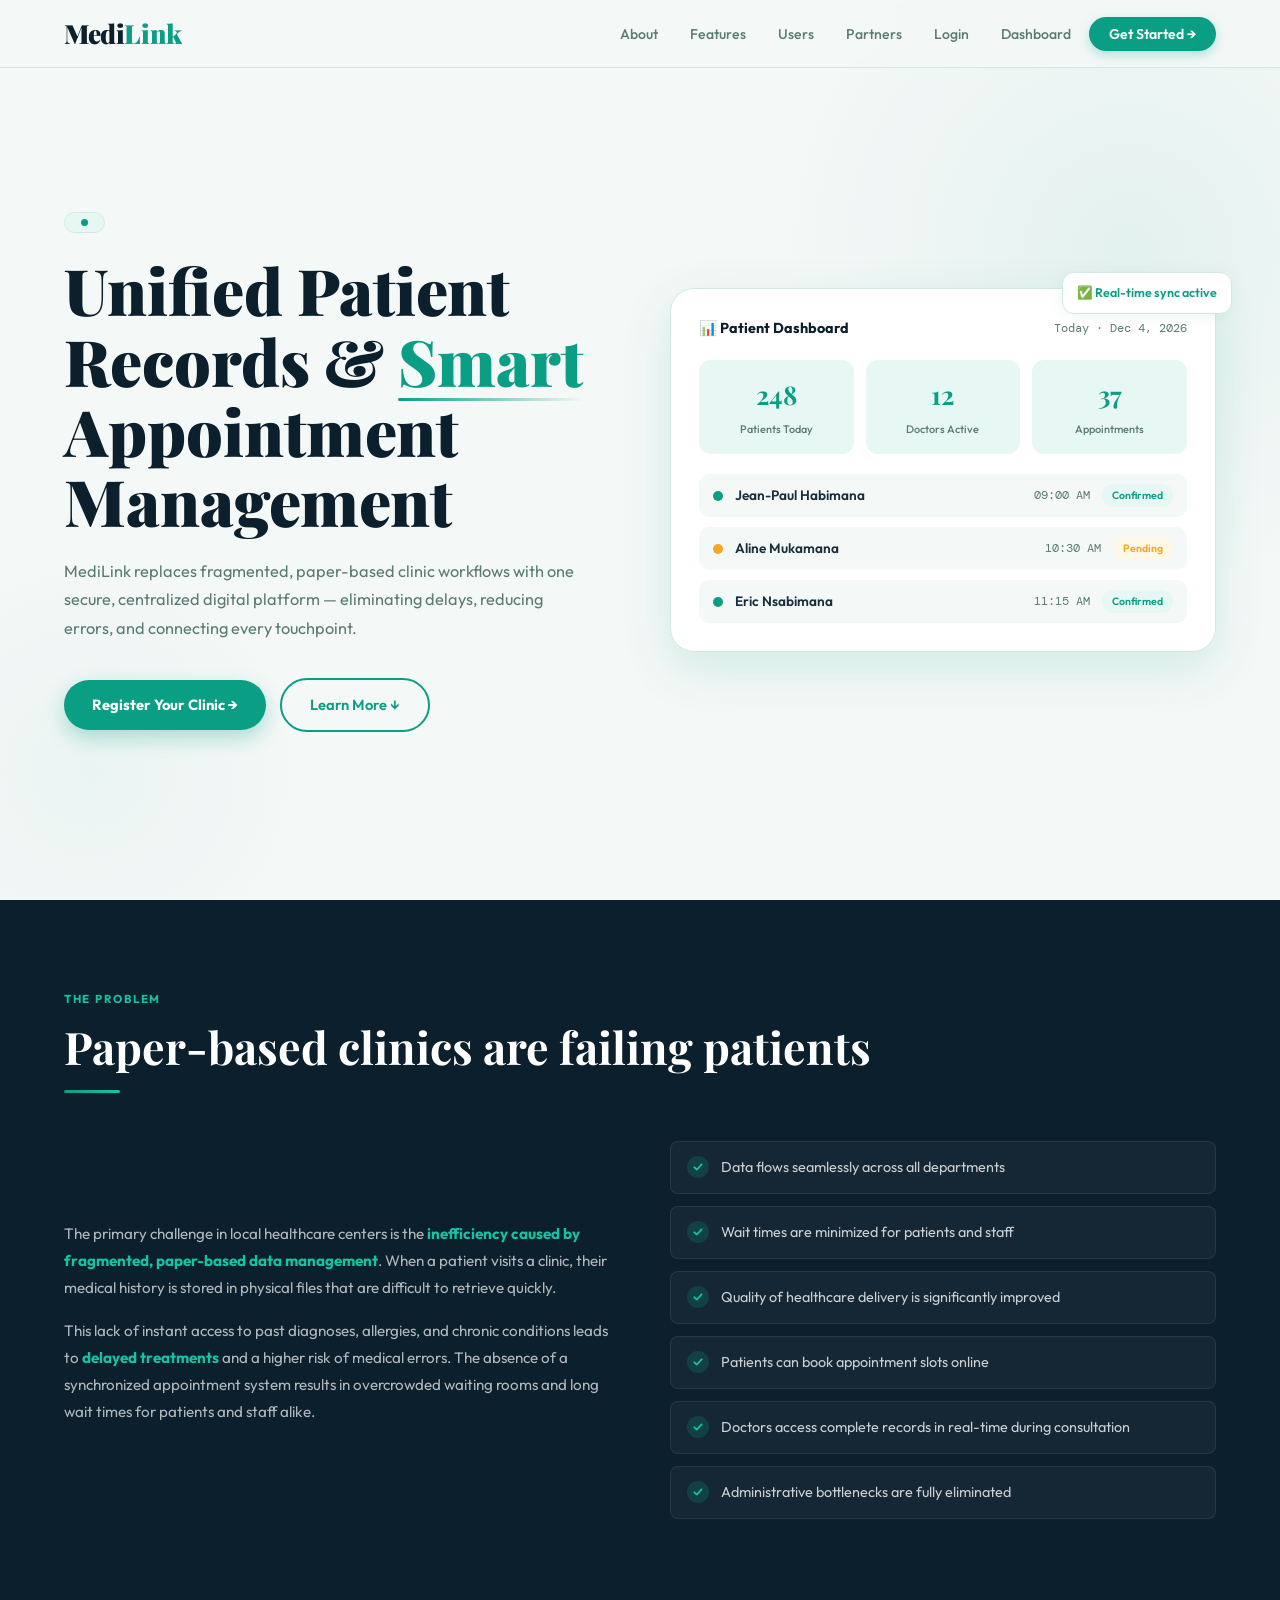
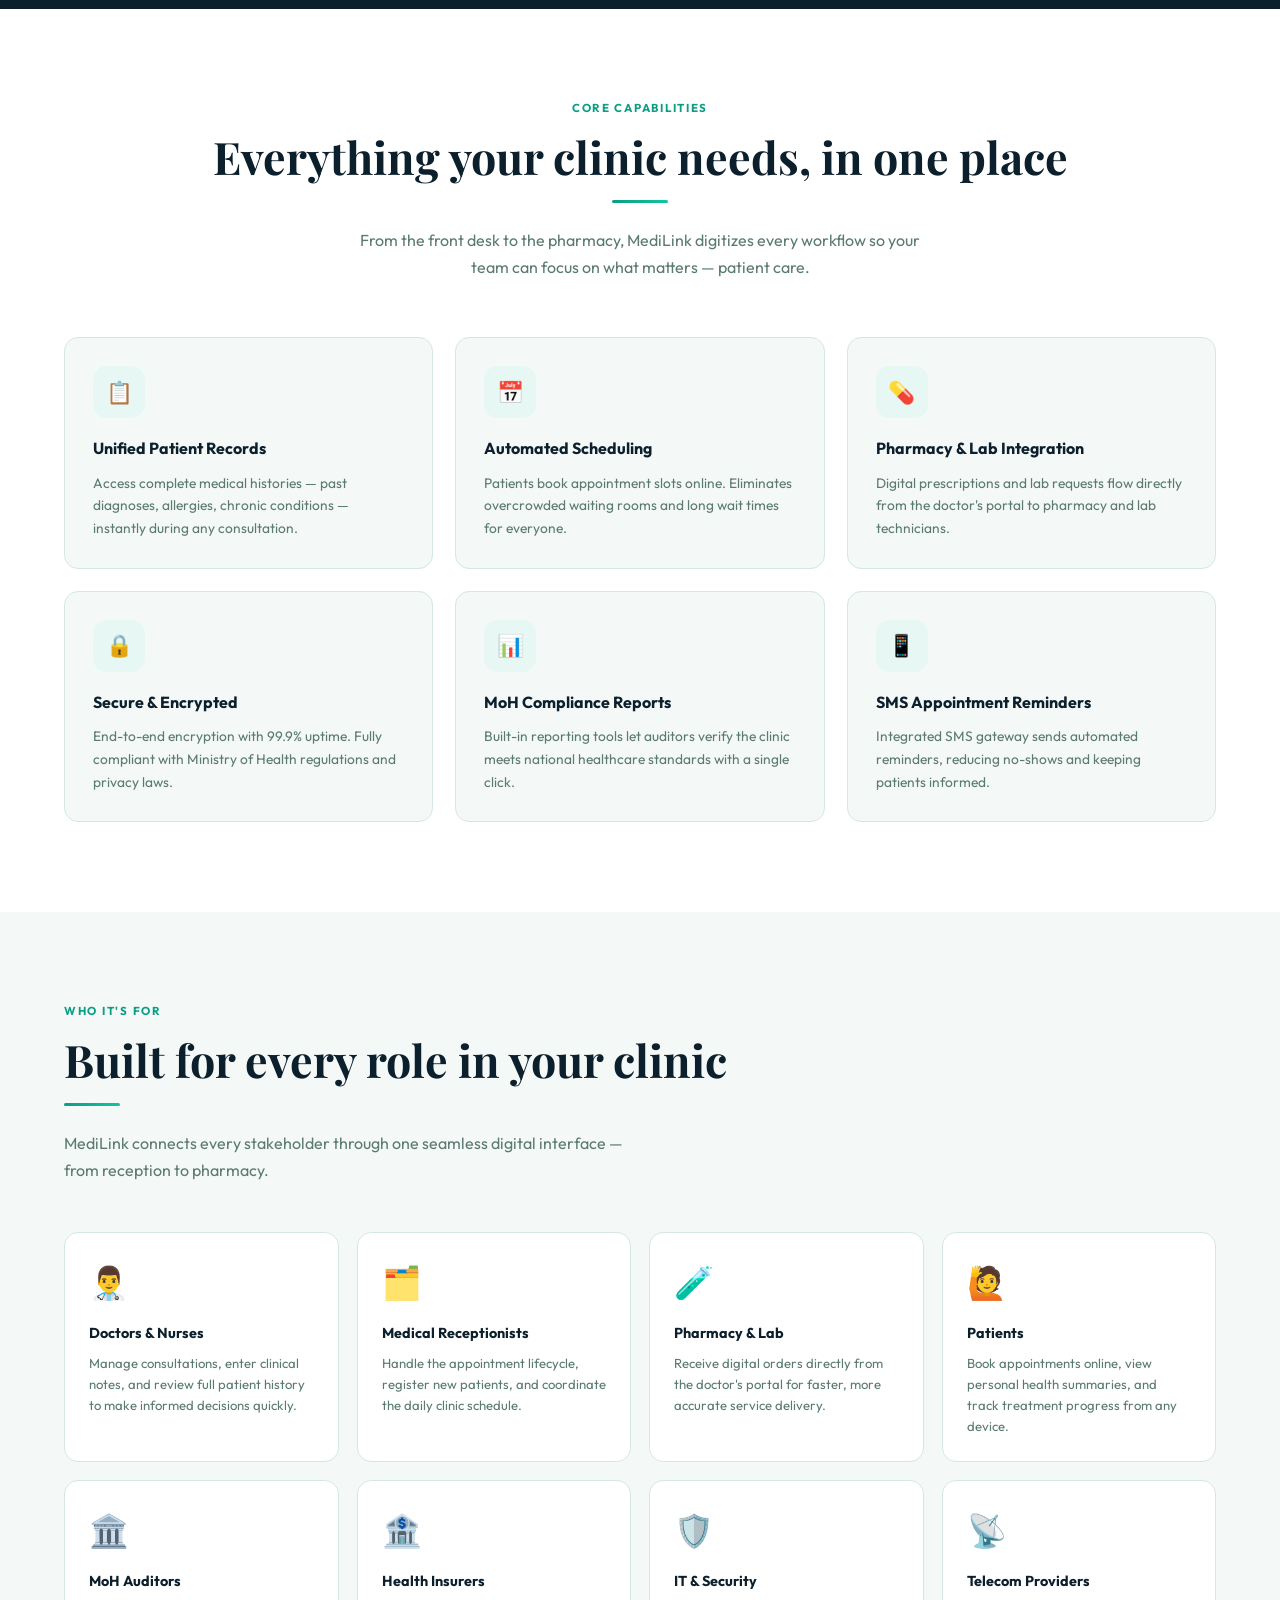
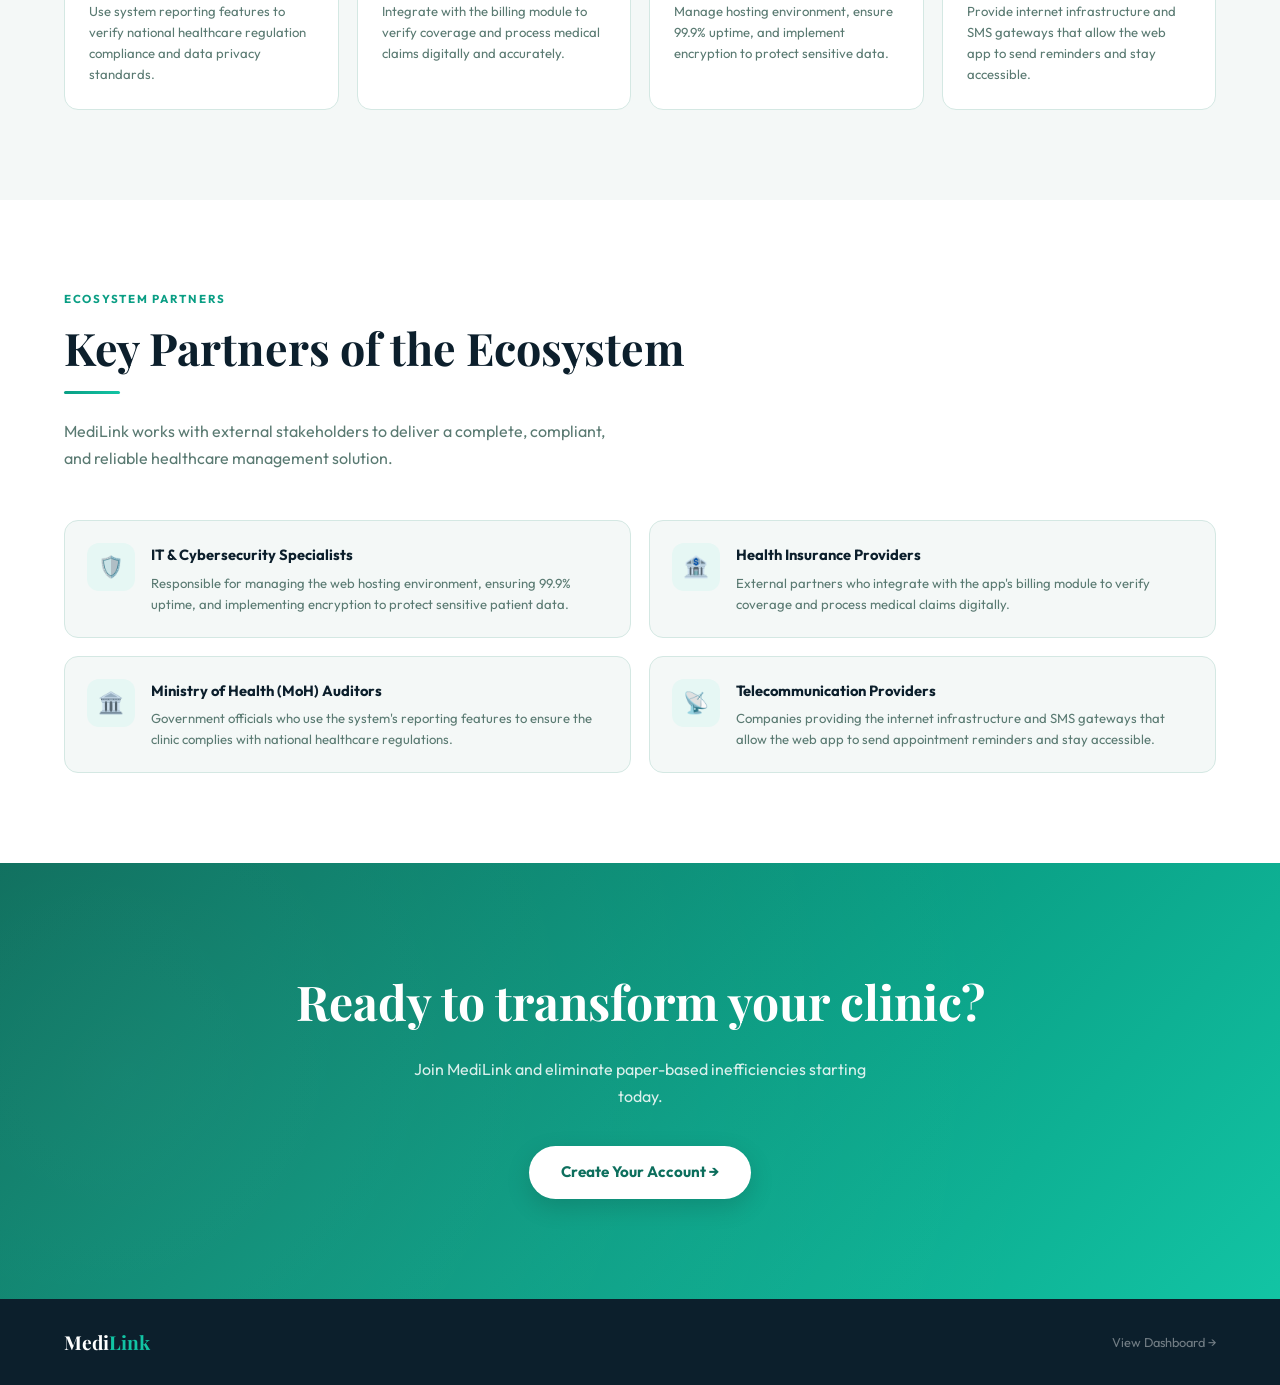
<file: index.html>
<!DOCTYPE html>
<html lang="en">
<head>
  <meta charset="UTF-8">
  <meta name="viewport" content="width=device-width, initial-scale=1.0">
  <title>MediLink – Unified Patient Records &amp; Appointment Management</title>
  <link rel="stylesheet" href="styles/style.css">
</head>
<body>

  <!-- ══ NAVBAR ══ -->
  <nav>
    <a href="index.html" class="nav-logo">Medi<span class="accent">Link</span></a>
    <ul class="nav-links">
      <li><a href="#problem">About</a></li>
      <li><a href="#features">Features</a></li>
      <li><a href="#users">Users</a></li>
      <li><a href="#partners">Partners</a></li>
      <li><a href="login.html">Login</a></li>
      <li><a href="dashboard.html">Dashboard</a></li>
      <li><a href="register.html" class="btn-nav">Get Started →</a></li>
    </ul>
  </nav>

  <!-- ══ HERO ══ -->
  <section class="hero">
    <div class="hero-bg-blob-1"></div>
    <div class="hero-bg-blob-2"></div>
        
    <div class="hero-text">
      <div class="hero-badge">
        <span class="hero-badge-dot"></span>
        
      </div>
      <h1 class="hero-title">
        Unified Patient Records &amp; <em>Smart</em> Appointment Management
      </h1>
      <p class="hero-desc">
        MediLink replaces fragmented, paper-based clinic workflows with one secure,
        centralized digital platform — eliminating delays, reducing errors, and
        connecting every touchpoint.
      </p>
      <div class="hero-actions">
        <a href="register.html" class="btn-primary">Register Your Clinic →</a>
        <a href="#problem" class="btn-outline">Learn More ↓</a>
      </div>
    </div>

    <div class="hero-visual">
      <div class="float-chip">✅ Real-time sync active</div>
      <div class="hero-card">
        <div class="hero-card-header">
          <span class="hero-card-title">📊 Patient Dashboard</span>
          <span class="hero-card-date">Today · May 7, 2026</span>
        </div>
        <div class="stats-mini-grid">
          <div class="stat-mini">
            <span class="stat-mini-num">248</span>
            <span class="stat-mini-lbl">Patients Today</span>
          </div>
          <div class="stat-mini">
            <span class="stat-mini-num">12</span>
            <span class="stat-mini-lbl">Doctors Active</span>
          </div>
          <div class="stat-mini">
            <span class="stat-mini-num">37</span>
            <span class="stat-mini-lbl">Appointments</span>
          </div>
        </div>
        <div class="appt-mini-list">
          <div class="appt-mini-row">
            <span class="appt-mini-dot teal"></span>
            <span class="appt-mini-name">Jean-Paul Habimana</span>
            <span class="appt-mini-time">09:00 AM</span>
            <span class="appt-mini-badge confirmed">Confirmed</span>
          </div>
          <div class="appt-mini-row">
            <span class="appt-mini-dot amber"></span>
            <span class="appt-mini-name">Aline Mukamana</span>
            <span class="appt-mini-time">10:30 AM</span>
            <span class="appt-mini-badge pending">Pending</span>
          </div>
          <div class="appt-mini-row">
            <span class="appt-mini-dot teal"></span>
            <span class="appt-mini-name">Eric Nsabimana</span>
            <span class="appt-mini-time">11:15 AM</span>
            <span class="appt-mini-badge confirmed">Confirmed</span>
          </div>
        </div>
      </div>
    </div>
  </section>

  <!-- ══ PROBLEM ══ -->
  <section class="problem-section" id="problem">
    <span class="section-tag">The Problem</span>
    <h2 class="section-title">Paper-based clinics are failing patients</h2>
    <div class="divider"></div>
    <div class="problem-grid">
      <div class="problem-text">
        <p>
          The primary challenge in local healthcare centers is the
          <strong>inefficiency caused by fragmented, paper-based data management</strong>.
          When a patient visits a clinic, their medical history is stored in physical files
          that are difficult to retrieve quickly.
        </p>
        <p>
          This lack of instant access to past diagnoses, allergies, and chronic conditions
          leads to <strong>delayed treatments</strong> and a higher risk of medical errors.
          The absence of a synchronized appointment system results in overcrowded waiting
          rooms and long wait times for patients and staff alike.
        </p>
      </div>
      <ul class="problem-list">
        <li>Data flows seamlessly across all departments</li>
        <li>Wait times are minimized for patients and staff</li>
        <li>Quality of healthcare delivery is significantly improved</li>
        <li>Patients can book appointment slots online</li>
        <li>Doctors access complete records in real-time during consultation</li>
        <li>Administrative bottlenecks are fully eliminated</li>
      </ul>
    </div>
  </section>

  <!-- ══ FEATURES ══ -->
  <section class="features-section" id="features">
    <div class="features-header">
      <span class="section-tag">Core Capabilities</span>
      <h2 class="section-title">Everything your clinic needs, in one place</h2>
      <div class="divider divider-center"></div>
      <p class="section-sub">
        From the front desk to the pharmacy, MediLink digitizes every workflow so your
        team can focus on what matters — patient care.
      </p>
    </div>
    <div class="features-grid">
      <div class="feature-card">
        <div class="feature-icon">📋</div>
        <h3>Unified Patient Records</h3>
        <p>Access complete medical histories — past diagnoses, allergies, chronic conditions — instantly during any consultation.</p>
      </div>
      <div class="feature-card">
        <div class="feature-icon">📅</div>
        <h3>Automated Scheduling</h3>
        <p>Patients book appointment slots online. Eliminates overcrowded waiting rooms and long wait times for everyone.</p>
      </div>
      <div class="feature-card">
        <div class="feature-icon">💊</div>
        <h3>Pharmacy &amp; Lab Integration</h3>
        <p>Digital prescriptions and lab requests flow directly from the doctor's portal to pharmacy and lab technicians.</p>
      </div>
      <div class="feature-card">
        <div class="feature-icon">🔒</div>
        <h3>Secure &amp; Encrypted</h3>
        <p>End-to-end encryption with 99.9% uptime. Fully compliant with Ministry of Health regulations and privacy laws.</p>
      </div>
      <div class="feature-card">
        <div class="feature-icon">📊</div>
        <h3>MoH Compliance Reports</h3>
        <p>Built-in reporting tools let auditors verify the clinic meets national healthcare standards with a single click.</p>
      </div>
      <div class="feature-card">
        <div class="feature-icon">📱</div>
        <h3>SMS Appointment Reminders</h3>
        <p>Integrated SMS gateway sends automated reminders, reducing no-shows and keeping patients informed.</p>
      </div>
    </div>
  </section>

  <!-- ══ USERS ══ -->
  <section class="users-section" id="users">
    <span class="section-tag">Who It's For</span>
    <h2 class="section-title">Built for every role in your clinic</h2>
    <div class="divider"></div>
    <p class="section-sub">
      MediLink connects every stakeholder through one seamless digital interface —
      from reception to pharmacy.
    </p>
    <div class="users-grid">
      <div class="user-card">
        <span class="user-icon">👨‍⚕️</span>
        <h4>Doctors &amp; Nurses</h4>
        <p>Manage consultations, enter clinical notes, and review full patient history to make informed decisions quickly.</p>
      </div>
      <div class="user-card">
        <span class="user-icon">🗂️</span>
        <h4>Medical Receptionists</h4>
        <p>Handle the appointment lifecycle, register new patients, and coordinate the daily clinic schedule.</p>
      </div>
      <div class="user-card">
        <span class="user-icon">🧪</span>
        <h4>Pharmacy &amp; Lab</h4>
        <p>Receive digital orders directly from the doctor's portal for faster, more accurate service delivery.</p>
      </div>
      <div class="user-card">
        <span class="user-icon">🙋</span>
        <h4>Patients</h4>
        <p>Book appointments online, view personal health summaries, and track treatment progress from any device.</p>
      </div>
      <div class="user-card">
        <span class="user-icon">🏛️</span>
        <h4>MoH Auditors</h4>
        <p>Use system reporting features to verify national healthcare regulation compliance and data privacy standards.</p>
      </div>
      <div class="user-card">
        <span class="user-icon">🏦</span>
        <h4>Health Insurers</h4>
        <p>Integrate with the billing module to verify coverage and process medical claims digitally and accurately.</p>
      </div>
      <div class="user-card">
        <span class="user-icon">🛡️</span>
        <h4>IT &amp; Security</h4>
        <p>Manage hosting environment, ensure 99.9% uptime, and implement encryption to protect sensitive data.</p>
      </div>
      <div class="user-card">
        <span class="user-icon">📡</span>
        <h4>Telecom Providers</h4>
        <p>Provide internet infrastructure and SMS gateways that allow the web app to send reminders and stay accessible.</p>
      </div>
    </div>
  </section>

  <!-- ══ PARTNERS ══ -->
  <section class="partners-section" id="partners">
    <span class="section-tag">Ecosystem Partners</span>
    <h2 class="section-title">Key Partners of the Ecosystem</h2>
    <div class="divider"></div>
    <p class="section-sub">
      MediLink works with external stakeholders to deliver a complete, compliant,
      and reliable healthcare management solution.
    </p>
    <div class="partners-grid">
      <div class="partner-card">
        <div class="partner-icon">🛡️</div>
        <div>
          <h4>IT &amp; Cybersecurity Specialists</h4>
          <p>Responsible for managing the web hosting environment, ensuring 99.9% uptime, and implementing encryption to protect sensitive patient data.</p>
        </div>
      </div>
      <div class="partner-card">
        <div class="partner-icon">🏦</div>
        <div>
          <h4>Health Insurance Providers</h4>
          <p>External partners who integrate with the app's billing module to verify coverage and process medical claims digitally.</p>
        </div>
      </div>
      <div class="partner-card">
        <div class="partner-icon">🏛️</div>
        <div>
          <h4>Ministry of Health (MoH) Auditors</h4>
          <p>Government officials who use the system's reporting features to ensure the clinic complies with national healthcare regulations.</p>
        </div>
      </div>
      <div class="partner-card">
        <div class="partner-icon">📡</div>
        <div>
          <h4>Telecommunication Providers</h4>
          <p>Companies providing the internet infrastructure and SMS gateways that allow the web app to send appointment reminders and stay accessible.</p>
        </div>
      </div>
    </div>
  </section>

  <!-- ══ CTA ══ -->
  <section class="cta-section">
    <h2>Ready to transform your clinic?</h2>
    <p>Join MediLink and eliminate paper-based inefficiencies starting today.</p>
    <a href="register.html" class="btn-white">Create Your Account →</a>
  </section>

  <!-- ══ FOOTER ══ -->
  <footer>
    <div class="footer-logo">Medi<span>Link</span></div>
    <span></span>
    <a href="dashboard.html" class="footer-link">View Dashboard →</a>
  </footer>

  <script src="scripts/script.js"></script>
</body>
</html>
</file>
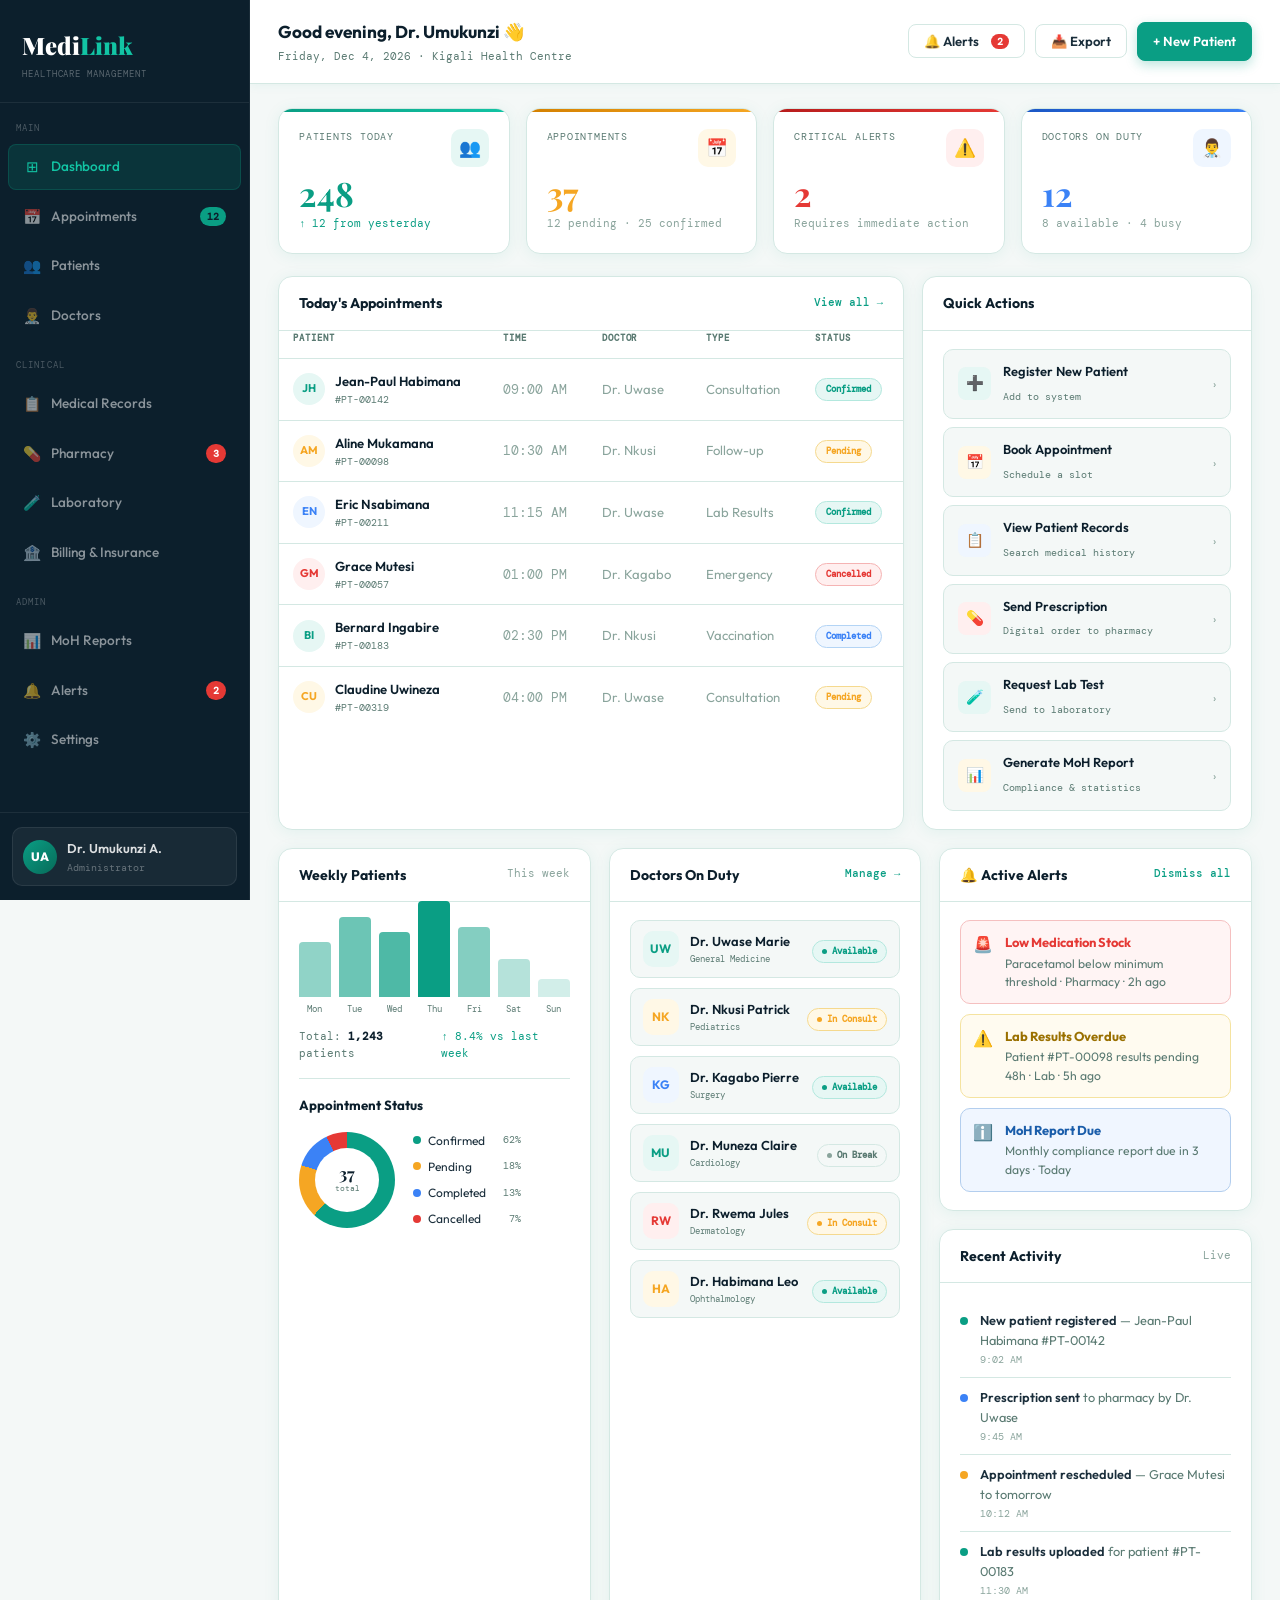
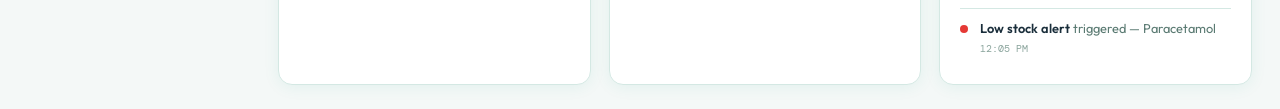
<file: Dashboard.html>
<!DOCTYPE html>
<html lang="en">
<head>
  <meta charset="UTF-8">
  <meta name="viewport" content="width=device-width, initial-scale=1.0">
  <title>MediLink – Dashboard</title>
  <link rel="stylesheet" href="styles/style.css">
</head>
<body class="dashboard-body">

  <!-- ══════════════════════════════
       SIDEBAR
  ══════════════════════════════ -->
  <aside class="sidebar">

    <a href="index.html" class="sb-logo">
      <h1>Medi<span>Link</span></h1>
      <p>Healthcare Management</p>
    </a>

    <div class="sb-section">Main</div>
    <a href="dashboard.html" class="nav-item active">
      <span class="nav-icon">⊞</span> Dashboard
    </a>
    <div class="nav-item">
      <span class="nav-icon">📅</span> Appointments
      <span class="nav-badge">12</span>
    </div>
    <div class="nav-item">
      <span class="nav-icon">👥</span> Patients
    </div>
    <div class="nav-item">
      <span class="nav-icon">👨‍⚕️</span> Doctors
    </div>

    <div class="sb-section">Clinical</div>
    <div class="nav-item">
      <span class="nav-icon">📋</span> Medical Records
    </div>
    <div class="nav-item">
      <span class="nav-icon">💊</span> Pharmacy
      <span class="nav-badge red">3</span>
    </div>
    <div class="nav-item">
      <span class="nav-icon">🧪</span> Laboratory
    </div>
    <div class="nav-item">
      <span class="nav-icon">🏦</span> Billing &amp; Insurance
    </div>

    <div class="sb-section">Admin</div>
    <div class="nav-item">
      <span class="nav-icon">📊</span> MoH Reports
    </div>
    <div class="nav-item">
      <span class="nav-icon">🔔</span> Alerts
      <span class="nav-badge red">2</span>
    </div>
    <div class="nav-item">
      <span class="nav-icon">⚙️</span> Settings
    </div>

    <div class="sb-footer">
      <div class="sb-user">
        <div class="sb-avatar">UA</div>
        <div>
          <div class="sb-name">Dr. Umukunzi A.</div>
          <div class="sb-role">Administrator</div>
        </div>
      </div>
    </div>

  </aside>

  <!-- ══════════════════════════════
       MAIN
  ══════════════════════════════ -->
  <div class="dash-main">

    <!-- TOPBAR -->
    <div class="topbar">
      <div class="tb-left">
        <h2>Good morning, Dr. Umukunzi 👋</h2>
        <p>Thursday, 07 May 2026 &nbsp;·&nbsp; Kigali Health Centre</p>
      </div>
      <div class="tb-right">
        <button class="tb-btn">
          🔔 Alerts &nbsp;<span class="alert-dot">2</span>
        </button>
        <button class="tb-btn">📥 Export</button>
        <a href="register.html" class="tb-btn primary">+ New Patient</a>
      </div>
    </div>

    <!-- CONTENT -->
    <div class="dash-content">

      <!-- ── STAT CARDS ── -->
      <div class="stats-row">

        <div class="stat-card teal">
          <div class="stat-top">
            <div class="stat-lbl">Patients Today</div>
            <div class="stat-icon-box">👥</div>
          </div>
          <div class="stat-val">248</div>
          <div class="stat-sub up">↑ 12 from yesterday</div>
        </div>

        <div class="stat-card amber">
          <div class="stat-top">
            <div class="stat-lbl">Appointments</div>
            <div class="stat-icon-box">📅</div>
          </div>
          <div class="stat-val">37</div>
          <div class="stat-sub">12 pending · 25 confirmed</div>
        </div>

        <div class="stat-card red">
          <div class="stat-top">
            <div class="stat-lbl">Critical Alerts</div>
            <div class="stat-icon-box">⚠️</div>
          </div>
          <div class="stat-val">2</div>
          <div class="stat-sub">Requires immediate action</div>
        </div>

        <div class="stat-card blue">
          <div class="stat-top">
            <div class="stat-lbl">Doctors On Duty</div>
            <div class="stat-icon-box">👨‍⚕️</div>
          </div>
          <div class="stat-val">12</div>
          <div class="stat-sub">8 available · 4 busy</div>
        </div>

      </div>

      <!-- ── APPOINTMENTS + QUICK ACTIONS ── -->
      <div class="two-col">

        <!-- APPOINTMENTS TABLE -->
        <div class="card">
          <div class="card-head">
            <h3>Today's Appointments</h3>
            <a>View all →</a>
          </div>
          <table class="appt-table">
            <thead>
              <tr>
                <th>Patient</th>
                <th>Time</th>
                <th>Doctor</th>
                <th>Type</th>
                <th>Status</th>
              </tr>
            </thead>
            <tbody>
              <tr>
                <td>
                  <div class="pt-cell">
                    <div class="pt-av teal">JH</div>
                    <div>
                      <div class="pt-name">Jean-Paul Habimana</div>
                      <div class="pt-id">#PT-00142</div>
                    </div>
                  </div>
                </td>
                <td class="time-col">09:00 AM</td>
                <td class="type-col">Dr. Uwase</td>
                <td class="type-col">Consultation</td>
                <td><span class="badge confirmed">Confirmed</span></td>
              </tr>
              <tr>
                <td>
                  <div class="pt-cell">
                    <div class="pt-av amber">AM</div>
                    <div>
                      <div class="pt-name">Aline Mukamana</div>
                      <div class="pt-id">#PT-00098</div>
                    </div>
                  </div>
                </td>
                <td class="time-col">10:30 AM</td>
                <td class="type-col">Dr. Nkusi</td>
                <td class="type-col">Follow-up</td>
                <td><span class="badge pending">Pending</span></td>
              </tr>
              <tr>
                <td>
                  <div class="pt-cell">
                    <div class="pt-av blue">EN</div>
                    <div>
                      <div class="pt-name">Eric Nsabimana</div>
                      <div class="pt-id">#PT-00211</div>
                    </div>
                  </div>
                </td>
                <td class="time-col">11:15 AM</td>
                <td class="type-col">Dr. Uwase</td>
                <td class="type-col">Lab Results</td>
                <td><span class="badge confirmed">Confirmed</span></td>
              </tr>
              <tr>
                <td>
                  <div class="pt-cell">
                    <div class="pt-av red">GM</div>
                    <div>
                      <div class="pt-name">Grace Mutesi</div>
                      <div class="pt-id">#PT-00057</div>
                    </div>
                  </div>
                </td>
                <td class="time-col">01:00 PM</td>
                <td class="type-col">Dr. Kagabo</td>
                <td class="type-col">Emergency</td>
                <td><span class="badge cancelled">Cancelled</span></td>
              </tr>
              <tr>
                <td>
                  <div class="pt-cell">
                    <div class="pt-av teal">BI</div>
                    <div>
                      <div class="pt-name">Bernard Ingabire</div>
                      <div class="pt-id">#PT-00183</div>
                    </div>
                  </div>
                </td>
                <td class="time-col">02:30 PM</td>
                <td class="type-col">Dr. Nkusi</td>
                <td class="type-col">Vaccination</td>
                <td><span class="badge completed">Completed</span></td>
              </tr>
              <tr>
                <td>
                  <div class="pt-cell">
                    <div class="pt-av amber">CU</div>
                    <div>
                      <div class="pt-name">Claudine Uwineza</div>
                      <div class="pt-id">#PT-00319</div>
                    </div>
                  </div>
                </td>
                <td class="time-col">04:00 PM</td>
                <td class="type-col">Dr. Uwase</td>
                <td class="type-col">Consultation</td>
                <td><span class="badge pending">Pending</span></td>
              </tr>
            </tbody>
          </table>
        </div>

        <!-- QUICK ACTIONS -->
        <div class="card">
          <div class="card-head">
            <h3>Quick Actions</h3>
          </div>
          <div class="card-body">
            <div class="qa-list">
              <a href="register.html" class="qa-item">
                <div class="qa-icon teal">➕</div>
                <div class="qa-text">
                  <strong>Register New Patient</strong>
                  <span>Add to system</span>
                </div>
                <span class="qa-arrow">›</span>
              </a>
              <div class="qa-item">
                <div class="qa-icon amber">📅</div>
                <div class="qa-text">
                  <strong>Book Appointment</strong>
                  <span>Schedule a slot</span>
                </div>
                <span class="qa-arrow">›</span>
              </div>
              <div class="qa-item">
                <div class="qa-icon blue">📋</div>
                <div class="qa-text">
                  <strong>View Patient Records</strong>
                  <span>Search medical history</span>
                </div>
                <span class="qa-arrow">›</span>
              </div>
              <div class="qa-item">
                <div class="qa-icon red">💊</div>
                <div class="qa-text">
                  <strong>Send Prescription</strong>
                  <span>Digital order to pharmacy</span>
                </div>
                <span class="qa-arrow">›</span>
              </div>
              <div class="qa-item">
                <div class="qa-icon teal">🧪</div>
                <div class="qa-text">
                  <strong>Request Lab Test</strong>
                  <span>Send to laboratory</span>
                </div>
                <span class="qa-arrow">›</span>
              </div>
              <div class="qa-item">
                <div class="qa-icon amber">📊</div>
                <div class="qa-text">
                  <strong>Generate MoH Report</strong>
                  <span>Compliance &amp; statistics</span>
                </div>
                <span class="qa-arrow">›</span>
              </div>
            </div>
          </div>
        </div>

      </div>
      <!-- end two-col -->

      <!-- ── CHARTS + DOCTORS + ALERTS/ACTIVITY ── -->
      <div class="three-col">

        <!-- WEEKLY CHART + DONUT -->
        <div class="card">
          <div class="card-head">
            <h3>Weekly Patients</h3>
            <span>This week</span>
          </div>
          <div class="card-body">

            <div class="bar-chart">
              <div class="bar-col">
                <div class="bar dim-1" style="height:55px"></div>
                <span class="bar-lbl">Mon</span>
              </div>
              <div class="bar-col">
                <div class="bar dim-2" style="height:80px"></div>
                <span class="bar-lbl">Tue</span>
              </div>
              <div class="bar-col">
                <div class="bar dim-3" style="height:65px"></div>
                <span class="bar-lbl">Wed</span>
              </div>
              <div class="bar-col">
                <div class="bar dim-4" style="height:96px"></div>
                <span class="bar-lbl">Thu</span>
              </div>
              <div class="bar-col">
                <div class="bar dim-5" style="height:70px"></div>
                <span class="bar-lbl">Fri</span>
              </div>
              <div class="bar-col">
                <div class="bar dim-6" style="height:38px"></div>
                <span class="bar-lbl">Sat</span>
              </div>
              <div class="bar-col">
                <div class="bar dim-7" style="height:18px"></div>
                <span class="bar-lbl">Sun</span>
              </div>
            </div>

            <div class="chart-footer">
              <span>Total: <strong>1,243</strong> patients</span>
              <span class="up">↑ 8.4% vs last week</span>
            </div>

            <hr class="chart-divider">

            <div class="chart-subtitle">Appointment Status</div>
            <div class="donut-wrap">
              <div class="donut">
                <div class="donut-hole">
                  <strong>37</strong>
                  <span>total</span>
                </div>
              </div>
              <div class="legend">
                <div class="leg-item">
                  <div class="leg-dot teal"></div>
                  Confirmed
                  <span class="leg-pct">62%</span>
                </div>
                <div class="leg-item">
                  <div class="leg-dot amber"></div>
                  Pending
                  <span class="leg-pct">18%</span>
                </div>
                <div class="leg-item">
                  <div class="leg-dot blue"></div>
                  Completed
                  <span class="leg-pct">13%</span>
                </div>
                <div class="leg-item">
                  <div class="leg-dot red"></div>
                  Cancelled
                  <span class="leg-pct">7%</span>
                </div>
              </div>
            </div>

          </div>
        </div>

        <!-- DOCTORS ON DUTY -->
        <div class="card">
          <div class="card-head">
            <h3>Doctors On Duty</h3>
            <a>Manage →</a>
          </div>
          <div class="card-body">
            <div class="doc-list">

              <div class="doc-item">
                <div class="doc-av teal">UW</div>
                <div>
                  <div class="doc-name">Dr. Uwase Marie</div>
                  <div class="doc-spec">General Medicine</div>
                </div>
                <div class="doc-status">
                  <span class="status-pill available">Available</span>
                </div>
              </div>

              <div class="doc-item">
                <div class="doc-av amber">NK</div>
                <div>
                  <div class="doc-name">Dr. Nkusi Patrick</div>
                  <div class="doc-spec">Pediatrics</div>
                </div>
                <div class="doc-status">
                  <span class="status-pill busy">In Consult</span>
                </div>
              </div>

              <div class="doc-item">
                <div class="doc-av blue">KG</div>
                <div>
                  <div class="doc-name">Dr. Kagabo Pierre</div>
                  <div class="doc-spec">Surgery</div>
                </div>
                <div class="doc-status">
                  <span class="status-pill available">Available</span>
                </div>
              </div>

              <div class="doc-item">
                <div class="doc-av teal">MU</div>
                <div>
                  <div class="doc-name">Dr. Muneza Claire</div>
                  <div class="doc-spec">Cardiology</div>
                </div>
                <div class="doc-status">
                  <span class="status-pill break">On Break</span>
                </div>
              </div>

              <div class="doc-item">
                <div class="doc-av red">RW</div>
                <div>
                  <div class="doc-name">Dr. Rwema Jules</div>
                  <div class="doc-spec">Dermatology</div>
                </div>
                <div class="doc-status">
                  <span class="status-pill busy">In Consult</span>
                </div>
              </div>

              <div class="doc-item">
                <div class="doc-av amber">HA</div>
                <div>
                  <div class="doc-name">Dr. Habimana Leo</div>
                  <div class="doc-spec">Ophthalmology</div>
                </div>
                <div class="doc-status">
                  <span class="status-pill available">Available</span>
                </div>
              </div>

            </div>
          </div>
        </div>

        <!-- ALERTS + ACTIVITY FEED -->
        <div class="stack-col">

          <!-- ALERTS -->
          <div class="card">
            <div class="card-head">
              <h3>🔔 Active Alerts</h3>
              <a>Dismiss all</a>
            </div>
            <div class="card-body">
              <div class="alert-list">

                <div class="alert-item danger">
                  <span class="alert-icon">🚨</span>
                  <div>
                    <div class="alert-title">Low Medication Stock</div>
                    <div class="alert-desc">Paracetamol below minimum threshold · Pharmacy · 2h ago</div>
                  </div>
                </div>

                <div class="alert-item warning">
                  <span class="alert-icon">⚠️</span>
                  <div>
                    <div class="alert-title">Lab Results Overdue</div>
                    <div class="alert-desc">Patient #PT-00098 results pending 48h · Lab · 5h ago</div>
                  </div>
                </div>

                <div class="alert-item info">
                  <span class="alert-icon">ℹ️</span>
                  <div>
                    <div class="alert-title">MoH Report Due</div>
                    <div class="alert-desc">Monthly compliance report due in 3 days · Today</div>
                  </div>
                </div>

              </div>
            </div>
          </div>

          <!-- RECENT ACTIVITY -->
          <div class="card">
            <div class="card-head">
              <h3>Recent Activity</h3>
              <span>Live</span>
            </div>
            <div class="card-body">
              <div class="activity-feed">

                <div class="act-item">
                  <div class="act-dot teal"></div>
                  <div>
                    <div class="act-body">
                      <strong>New patient registered</strong> — Jean-Paul Habimana #PT-00142
                    </div>
                    <div class="act-time">9:02 AM</div>
                  </div>
                </div>

                <div class="act-item">
                  <div class="act-dot blue"></div>
                  <div>
                    <div class="act-body">
                      <strong>Prescription sent</strong> to pharmacy by Dr. Uwase
                    </div>
                    <div class="act-time">9:45 AM</div>
                  </div>
                </div>

                <div class="act-item">
                  <div class="act-dot amber"></div>
                  <div>
                    <div class="act-body">
                      <strong>Appointment rescheduled</strong> — Grace Mutesi to tomorrow
                    </div>
                    <div class="act-time">10:12 AM</div>
                  </div>
                </div>

                <div class="act-item">
                  <div class="act-dot teal"></div>
                  <div>
                    <div class="act-body">
                      <strong>Lab results uploaded</strong> for patient #PT-00183
                    </div>
                    <div class="act-time">11:30 AM</div>
                  </div>
                </div>

                <div class="act-item">
                  <div class="act-dot red"></div>
                  <div>
                    <div class="act-body">
                      <strong>Low stock alert</strong> triggered — Paracetamol
                    </div>
                    <div class="act-time">12:05 PM</div>
                  </div>
                </div>

              </div>
            </div>
          </div>

        </div>
        <!-- end stack-col -->

      </div>
      <!-- end three-col -->

    </div>
    <!-- end dash-content -->

  </div>
  <!-- end dash-main -->

  <script src="scripts/script.js"></script>
</body>
</html>
</file>
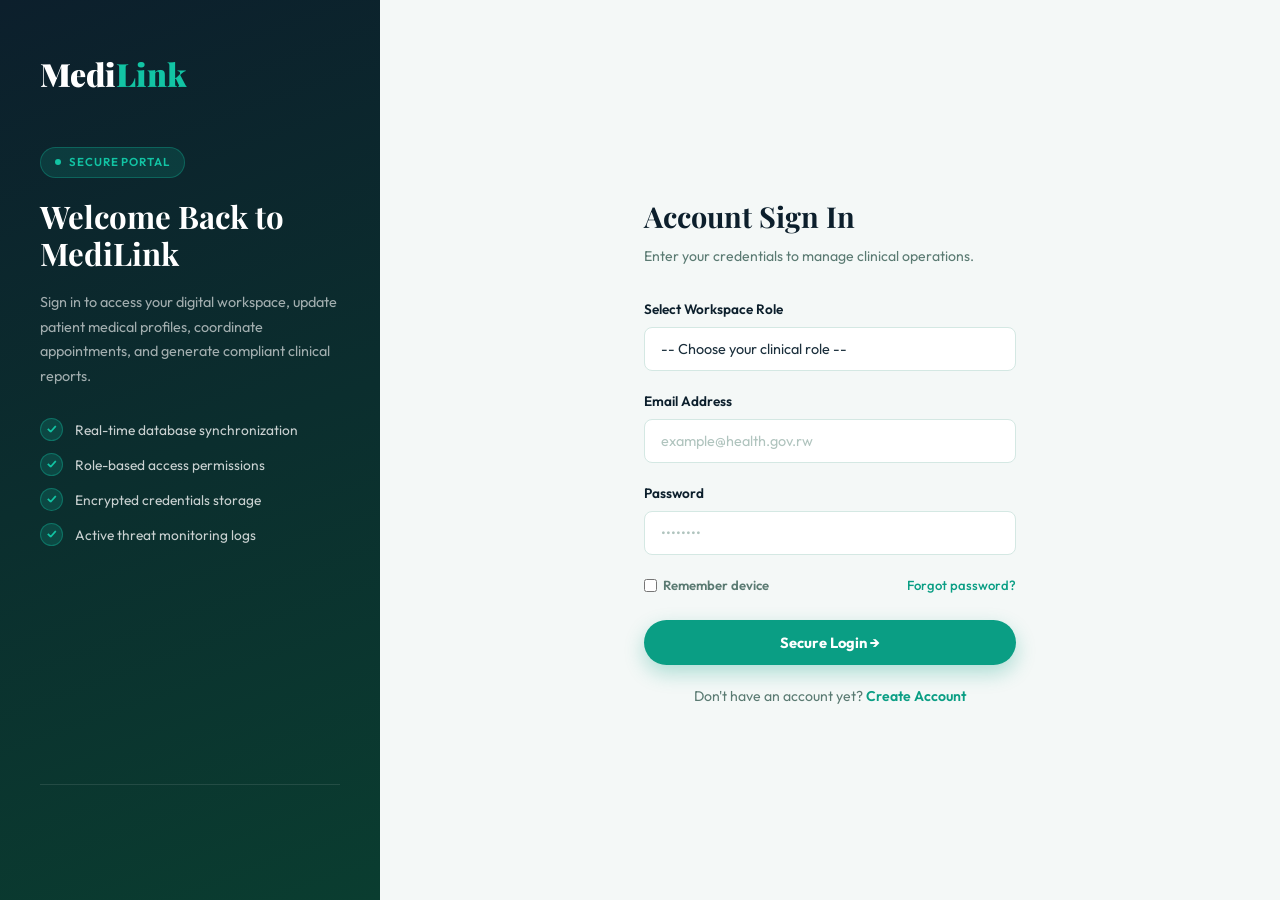
<file: login.html>
<!DOCTYPE html>
<html lang="en">
<head>
  <meta charset="UTF-8">
  <meta name="viewport" content="width=device-width, initial-scale=1.0">
  <title>MediLink – Sign In</title>
  <link rel="stylesheet" href="styles/style.css">
  <style>
    /* Specific styling tweaks to complement style.css for the Login view */
    .login-body {
      display: grid;
      grid-template-columns: 380px 1fr;
      min-height: 100vh;
      background: var(--cream);
    }
    @media (max-width: 900px) {
      .login-body { grid-template-columns: 1fr; }
      .left-panel { display: none; }
    }
    .form-container {
      max-width: 420px;
      width: 100%;
      margin: auto;
      padding: 40px 24px;
      animation: fadeUp 0.6s ease both;
    }
    .form-group {
      margin-bottom: 20px;
      position: relative;
    }
    .form-group label {
      display: block;
      font-size: 0.85rem;
      font-weight: 600;
      color: var(--navy);
      margin-bottom: 6px;
    }
    .form-group input, .form-group select {
      width: 100%;
      padding: 12px 16px;
      border: 1px solid var(--border);
      border-radius: var(--radius-sm);
      font-family: var(--font-body);
      font-size: 0.9rem;
      color: var(--text);
      background: var(--white);
      transition: border-color 0.2s, box-shadow 0.2s;
    }
    .form-group input:focus, .form-group select:focus {
      outline: none;
      border-color: var(--teal);
      box-shadow: 0 0 0 3px rgba(10, 158, 132, 0.12);
    }
    .error-msg {
      color: var(--red);
      font-size: 0.78rem;
      font-weight: 500;
      margin-top: 4px;
      display: none;
    }
    .form-options {
      display: flex;
      justify-content: space-between;
      align-items: center;
      font-size: 0.82rem;
      margin-bottom: 24px;
    }
    .form-options a {
      color: var(--teal);
      text-decoration: none;
      font-weight: 500;
    }
    .form-options a:hover {
      text-decoration: underline;
    }
    .remember-me {
      display: flex;
      align-items: center;
      gap: 6px;
      color: var(--muted);
      cursor: pointer;
    }
    .submit-btn {
      width: 100%;
      justify-content: center;
      margin-bottom: 20px;
    }
    .switch-auth {
      text-align: center;
      font-size: 0.88rem;
      color: var(--muted);
    }
    .switch-auth a {
      color: var(--teal);
      text-decoration: none;
      font-weight: 600;
    }
    .switch-auth a:hover {
      text-decoration: underline;
    }
  </style>
</head>
<body class="login-body">

  <aside class="left-panel">
    <a href="index.html" class="panel-logo">Medi<span>Link</span></a>

    <div class="panel-content">
      <div class="panel-badge">
        <span class="panel-badge-dot"></span>
        Secure Portal
      </div>
      <h2>Welcome Back to MediLink</h2>
      <p class="panel-desc">
        Sign in to access your digital workspace, update patient medical profiles, coordinate appointments, and generate compliant clinical reports.
      </p>
      <ul class="trust-list">
        <li>Real-time database synchronization</li>
        <li>Role-based access permissions</li>
        <li>Encrypted credentials storage</li>
        <li>Active threat monitoring logs</li>
      </ul>
    </div>

    <div class="panel-footer">
      <br>
      <br>
      
    </div>
  </aside>

  <main class="right-panel" style="display: flex; align-items: center; justify-content: center;">
    
    <div class="form-container">
      <div class="form-header" style="margin-bottom: 32px;">
        <h2 style="font-family: var(--font-head); color: var(--navy); font-size: 1.8rem; margin-bottom: 6px;">Account Sign In</h2>
        <p style="color: var(--muted); font-size: 0.88rem;">Enter your credentials to manage clinical operations.</p>
      </div>

      <form id="login-form" novalidate>
        
        <div class="form-group">
          <label for="login-role">Select Workspace Role</label>
          <select id="login-role" required>
            <option value="" disabled selected>-- Choose your clinical role --</option>
            <option value="doctor">Doctor / Nurse</option>
            <option value="receptionist">Receptionist</option>
            <option value="pharmacy">Pharmacy / Laboratory</option>
            <option value="patient">Patient Portal</option>
            <option value="auditor">MoH Auditor</option>
          </select>
          <div class="error-msg" id="role-err">Please select your workspace role.</div>
        </div>

        <div class="form-group">
          <label for="login-email">Email Address</label>
          <input type="email" id="login-email" placeholder="example@health.gov.rw" required>
          <div class="error-msg" id="email-err">Please enter a valid email address.</div>
        </div>

        <div class="form-group">
          <label for="login-password">Password</label>
          <input type="password" id="login-password" placeholder="••••••••" required>
          <div class="error-msg" id="pw-err">Password must be at least 8 characters long.</div>
        </div>

        <div class="form-options">
          <label class="remember-me">
            <input type="checkbox" id="remember">
            <span>Remember device</span>
          </label>
          <a href="#" onclick="alert('Password reset module is currently offline. Please contact the system administrator.')">Forgot password?</a>
        </div>

        <button type="submit" class="btn-primary submit-btn">
          Secure Login →
        </button>

        <div class="switch-auth">
          Don't have an account yet? <a href="register.html">Create Account</a>
        </div>
      </form>
    </div>

  </main>

  <script src="scripts/script.js"></script>
  </script>
</body>
</html>
</file>
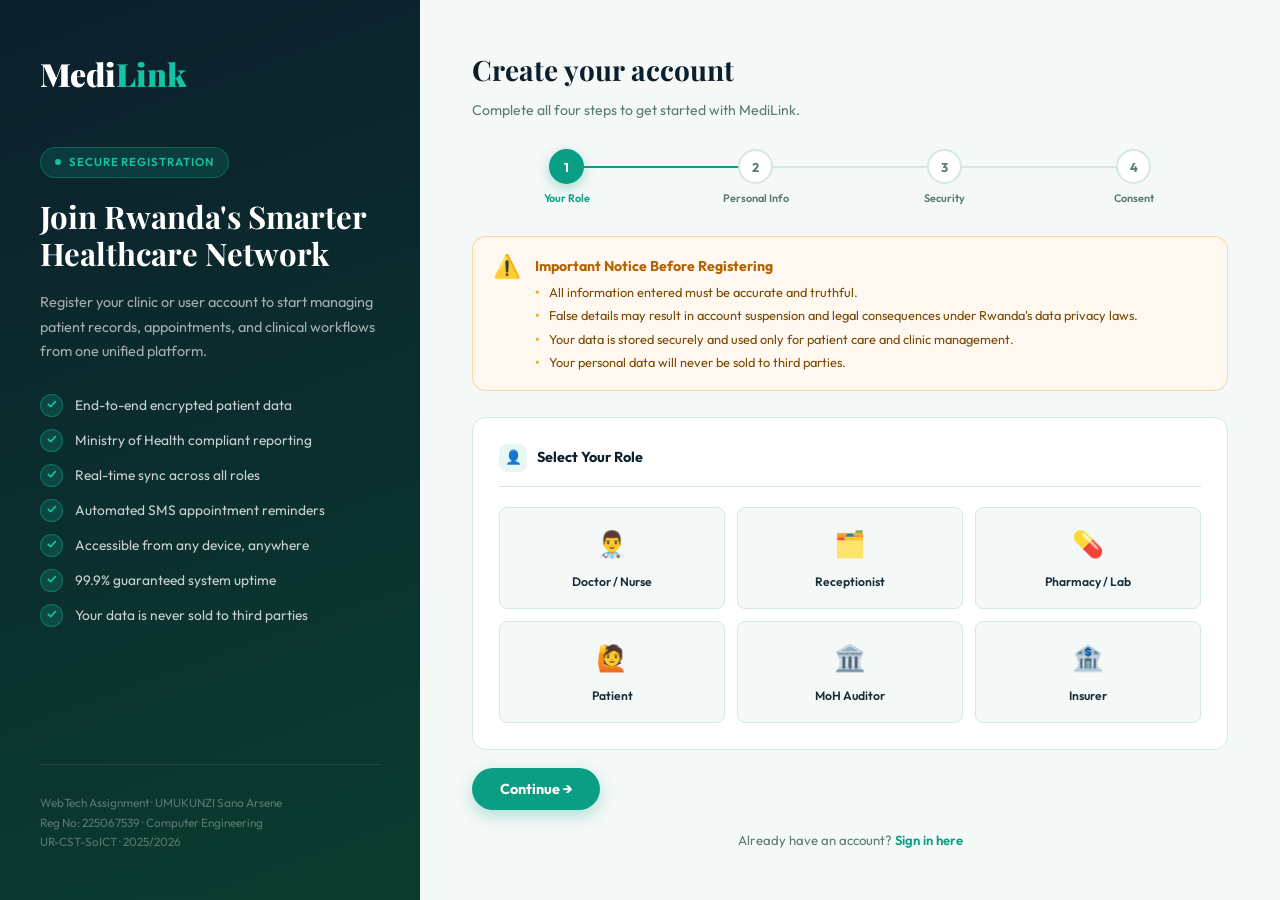
<file: register.html>
<!DOCTYPE html>
<html lang="en">
<head>
  <meta charset="UTF-8">
  <meta name="viewport" content="width=device-width, initial-scale=1.0">
  <title>MediLink – Create Your Account</title>
  <link rel="stylesheet" href="styles/style.css">
</head>
<body class="register-body">

  <!-- ══ LEFT PANEL ══ -->
  <aside class="left-panel">
    <a href="index.html" class="panel-logo">Medi<span>Link</span></a>

    <div class="panel-content">
      <div class="panel-badge">
        <span class="panel-badge-dot"></span>
        Secure Registration
      </div>
      <h2>Join Rwanda's Smarter Healthcare Network</h2>
      <p class="panel-desc">
        Register your clinic or user account to start managing patient records,
        appointments, and clinical workflows from one unified platform.
      </p>
      <ul class="trust-list">
        <li>End-to-end encrypted patient data</li>
        <li>Ministry of Health compliant reporting</li>
        <li>Real-time sync across all roles</li>
        <li>Automated SMS appointment reminders</li>
        <li>Accessible from any device, anywhere</li>
        <li>99.9% guaranteed system uptime</li>
        <li>Your data is never sold to third parties</li>
      </ul>
    </div>

    <div class="panel-footer">
      WebTech Assignment · UMUKUNZI Sano Arsene<br>
      Reg No: 225067539 · Computer Engineering<br>
      UR-CST-SoICT · 2025/2026
    </div>
  </aside>

  <!-- ══ RIGHT PANEL ══ -->
  <main class="right-panel">

    <div class="form-header">
      <h3>Create your account</h3>
      <p>Complete all four steps to get started with MediLink.</p>
    </div>

    <!-- STEPS -->
    <div class="steps">
      <div class="step-item active" id="tab-1">
        <div class="step-num">1</div>
        <span class="step-lbl">Your Role</span>
      </div>
      <div class="step-item" id="tab-2">
        <div class="step-num">2</div>
        <span class="step-lbl">Personal Info</span>
      </div>
      <div class="step-item" id="tab-3">
        <div class="step-num">3</div>
        <span class="step-lbl">Security</span>
      </div>
      <div class="step-item" id="tab-4">
        <div class="step-num">4</div>
        <span class="step-lbl">Consent</span>
      </div>
    </div>

    <!-- CAUTION BOX -->
    <div class="caution-box">
      <span class="caution-icon">⚠️</span>
      <div>
        <h4>Important Notice Before Registering</h4>
        <ul class="caution-list">
          <li>All information entered must be accurate and truthful.</li>
          <li>False details may result in account suspension and legal consequences under Rwanda's data privacy laws.</li>
          <li>Your data is stored securely and used only for patient care and clinic management.</li>
          <li>Your personal data will never be sold to third parties.</li>
        </ul>
      </div>
    </div>

    <!-- FORM -->
    <form id="reg-form" novalidate>

      <!-- STEP 1 : ROLE -->
      <div class="form-section active" id="step-1">
        <div class="fieldset">
          <div class="fieldset-title">
            <span class="fieldset-title-icon">👤</span>
            Select Your Role
          </div>
          <div class="role-grid">
            <div>
              <input type="radio" name="role" id="r-doctor" value="doctor" class="role-radio">
              <label for="r-doctor" class="role-label">
                <span class="role-emoji">👨‍⚕️</span>
                <span class="role-name">Doctor / Nurse</span>
              </label>
            </div>
            <div>
              <input type="radio" name="role" id="r-recept" value="receptionist" class="role-radio">
              <label for="r-recept" class="role-label">
                <span class="role-emoji">🗂️</span>
                <span class="role-name">Receptionist</span>
              </label>
            </div>
            <div>
              <input type="radio" name="role" id="r-pharma" value="pharmacy" class="role-radio">
              <label for="r-pharma" class="role-label">
                <span class="role-emoji">💊</span>
                <span class="role-name">Pharmacy / Lab</span>
              </label>
            </div>
            <div>
              <input type="radio" name="role" id="r-patient" value="patient" class="role-radio">
              <label for="r-patient" class="role-label">
                <span class="role-emoji">🙋</span>
                <span class="role-name">Patient</span>
              </label>
            </div>
            <div>
              <input type="radio" name="role" id="r-auditor" value="auditor" class="role-radio">
              <label for="r-auditor" class="role-label">
                <span class="role-emoji">🏛️</span>
                <span class="role-name">MoH Auditor</span>
              </label>
            </div>
            <div>
              <input type="radio" name="role" id="r-insurer" value="insurer" class="role-radio">
              <label for="r-insurer" class="role-label">
                <span class="role-emoji">🏦</span>
                <span class="role-name">Insurer</span>
              </label>
            </div>
          </div>
          <span class="field-error" id="role-err">Please select your role to continue.</span>
        </div>
        <div class="form-actions">
          <button type="button" class="btn-next" onclick="goStep(2)">Continue →</button>
        </div>
      </div>

      <!-- STEP 2 : PERSONAL INFO -->
      <div class="form-section" id="step-2">
        <div class="fieldset">
          <div class="fieldset-title">
            <span class="fieldset-title-icon">📝</span>
            Personal Information
          </div>

          <div class="field-grid">
            <div class="field">
              <label for="fname">First Name <span class="label-req">*</span></label>
              <input type="text" id="fname" placeholder="e.g. Arsene">
              <span class="field-error" id="fname-err">First name is required.</span>
            </div>
            <div class="field">
              <label for="lname">Last Name <span class="label-req">*</span></label>
              <input type="text" id="lname" placeholder="e.g. Umukunzi">
              <span class="field-error" id="lname-err">Last name is required.</span>
            </div>
          </div>

          <div class="field-grid">
            <div class="field">
              <label for="email">Email Address <span class="label-req">*</span></label>
              <input type="text" id="email" placeholder="you@example.com">
              <span class="field-error" id="email-err">A valid email address is required.</span>
            </div>
            <div class="field">
              <label for="phone">Phone Number <span class="label-req">*</span></label>
              <input type="text" id="phone" placeholder="+250 7XX XXX XXX">
              <span class="field-error" id="phone-err">Phone number is required.</span>
            </div>
          </div>

          <div class="field-grid">
            <div class="field">
              <label for="dob">Date of Birth <span class="label-req">*</span></label>
              <input type="date" id="dob">
              <span class="field-error" id="dob-err">Date of birth is required.</span>
            </div>
            <div class="field">
              <label for="gender">Gender <span class="label-req">*</span></label>
              <select id="gender">
                <option value="">Select gender</option>
                <option>Male</option>
                <option>Female</option>
                <option>Prefer not to say</option>
              </select>
              <span class="field-error" id="gender-err">Please select your gender.</span>
            </div>
          </div>

          <div class="field">
            <label for="natid">
              National ID / Employee Number <span class="label-req">*</span>
              <span class="label-hint">— Staff: employee no. · Patients: National ID</span>
            </label>
            <input type="text" id="natid" placeholder="e.g. 1 19XX XXXXXXXX XX">
            <span class="field-error" id="natid-err">This field is required.</span>
          </div>

          <div class="field">
            <label for="clinic">Clinic / Organisation Name <span class="label-req">*</span></label>
            <input type="text" id="clinic" placeholder="e.g. Kigali Health Centre">
            <span class="field-error" id="clinic-err">Clinic name is required.</span>
          </div>

          <div class="field">
            <label for="reason">
              Reason for Registration
              <span class="label-hint">— Optional</span>
            </label>
            <textarea id="reason" placeholder="Briefly describe why you need access to MediLink..."></textarea>
          </div>
        </div>
        <div class="form-actions">
          <button type="button" class="btn-back" onclick="goStep(1)">← Back</button>
          <button type="button" class="btn-next" onclick="goStep(3)">Continue →</button>
        </div>
      </div>

      <!-- STEP 3 : SECURITY -->
      <div class="form-section" id="step-3">
        <div class="security-note">
          🔒
          <span>Your password is encrypted using industry-standard hashing. MediLink staff will <strong>never</strong> ask for your password. Keep it confidential at all times.</span>
        </div>
        <div class="fieldset">
          <div class="fieldset-title">
            <span class="fieldset-title-icon">🔑</span>
            Account Security
          </div>
          <div class="field">
            <label for="password">Create Password <span class="label-req">*</span></label>
            <input type="password" id="password" placeholder="Minimum 8 characters" oninput="checkPw(this.value)">
            <div class="strength-bar">
              <div class="strength-fill" id="pw-fill"></div>
            </div>
            <div class="strength-lbl" id="pw-lbl">Enter a password</div>
            <span class="field-error" id="pw-err">Password must be at least 8 characters.</span>
          </div>
          <div class="field">
            <label for="cpw">Confirm Password <span class="label-req">*</span></label>
            <input type="password" id="cpw" placeholder="Re-enter your password">
            <span class="field-error" id="cpw-err">Passwords do not match.</span>
          </div>
        </div>
        <div class="form-actions">
          <button type="button" class="btn-back" onclick="goStep(2)">← Back</button>
          <button type="button" class="btn-next" onclick="goStep(4)">Continue →</button>
        </div>
      </div>

      <!-- STEP 4 : CONSENT -->
      <div class="form-section" id="step-4">
        <div class="consent-block">
          <div class="consent-block-title">
            ⚠️ Caution &amp; Consent — Please read carefully before submitting
          </div>
          <div class="consent-item">
            <input type="checkbox" id="c1">
            <span class="consent-text">
              <strong>Data Accuracy:</strong> I confirm all information provided is accurate and
              truthful. Providing false information may result in account termination and legal
              action under Rwandan law.
            </span>
          </div>
          <div class="consent-item">
            <input type="checkbox" id="c2">
            <span class="consent-text">
              <strong>Data Privacy:</strong> I consent to MediLink collecting and processing my
              personal data solely for healthcare delivery and clinic management, in compliance
              with national data privacy regulations.
            </span>
          </div>
          <div class="consent-item">
            <input type="checkbox" id="c3">
            <span class="consent-text">
              <strong>Confidentiality:</strong> I agree to maintain the confidentiality of all
              patient records I access and will not share, export, or misuse any data obtained
              through this platform.
            </span>
          </div>
          <div class="consent-item">
            <input type="checkbox" id="c4">
            <span class="consent-text">
              <strong>Terms of Service:</strong> I have read and agree to MediLink's Terms of
              Service and understand my account may be monitored for compliance with Ministry
              of Health standards.
            </span>
          </div>
        </div>
        <span class="field-error" id="consent-err">Please accept all conditions to register.</span>
        <div class="form-actions">
          <button type="button" class="btn-back" onclick="goStep(3)">← Back</button>
          <button type="submit" class="btn-submit">✓ Create Account</button>
        </div>
      </div>

    </form>

    <!-- SUCCESS -->
    <div class="success-screen" id="success">
      <div class="success-icon">🎉</div>
      <h3>Account Created!</h3>
      <p>
        Welcome to MediLink. Your registration is under review. You will receive an
        SMS and email confirmation within 24 hours once approved by your clinic administrator.
      </p>
      <a href="index.html" class="btn-primary">Back to Home →</a>
    </div>

    <p class="signin-link">Already have an account? <a href="login.html">Sign in here</a></p>

  </main>

  <script src="scripts/script.js"></script>
</body>
</html>
</file>
<file: styles/style.css>
/* ============================================================
   MEDILINK — MAIN STYLESHEET
   Project  : WebTech Assignment
   Student  : UMUKUNZI Sano Arsene | Reg No: 225067539
   Course   : Computer Engineering | UR-CST-SoICT 2025/2026
   File     : style.css
   Linked by: index.html | register.html | dashboard.html
   ============================================================ */

/* ── GOOGLE FONTS ── */
@import url('https://fonts.googleapis.com/css2?family=Playfair+Display:wght@400;700;900&family=Outfit:wght@300;400;500;600;700&family=DM+Mono:wght@400;500&display=swap');

/* ── CSS VARIABLES ── */
:root {
  --teal:        #0a9e84;
  --teal-light:  #12c4a4;
  --teal-pale:   #e6f7f4;
  --teal-dark:   #076b59;
  --navy:        #0c1f2c;
  --cream:       #f4f8f7;
  --white:       #ffffff;
  --amber:       #f5a623;
  --red:         #e53935;
  --blue:        #3b82f6;
  --gold:        #f5a623;
  --text:        #1a2e3b;
  --muted:       #5a7a72;
  --muted2:      #8aa49c;
  --border:      #d4e8e3;
  --font-head:   'Playfair Display', Georgia, serif;
  --font-body:   'Outfit', sans-serif;
  --mono:        'DM Mono', monospace;
  --radius:      14px;
  --radius-sm:   8px;
  --shadow:      0 2px 16px rgba(10, 158, 132, 0.08);
  --shadow-md:   0 6px 24px rgba(10, 158, 132, 0.12);
  --shadow-lg:   0 16px 48px rgba(10, 158, 132, 0.15);
}

/* ── RESET ── */
*,
*::before,
*::after {
  margin: 0;
  padding: 0;
  box-sizing: border-box;
}

html {
  scroll-behavior: smooth;
}

body {
  font-family: var(--font-body);
  background: var(--cream);
  color: var(--text);
  line-height: 1.6;
  overflow-x: hidden;
}

/* ── SCROLLBAR ── */
::-webkit-scrollbar        { width: 5px; }
::-webkit-scrollbar-track  { background: transparent; }
::-webkit-scrollbar-thumb  { background: var(--border); border-radius: 4px; }

/* ── ANIMATIONS ── */
@keyframes fadeUp {
  from { opacity: 0; transform: translateY(24px); }
  to   { opacity: 1; transform: translateY(0); }
}

@keyframes fadeIn {
  from { opacity: 0; }
  to   { opacity: 1; }
}

@keyframes float {
  0%, 100% { transform: translateY(0px); }
  50%       { transform: translateY(-8px); }
}

@keyframes pulse-dot {
  0%, 100% { box-shadow: 0 0 0 0 rgba(10, 158, 132, 0.45); }
  50%       { box-shadow: 0 0 0 10px rgba(10, 158, 132, 0); }
}

/* ── UTILITY ── */
.text-teal   { color: var(--teal); }
.text-navy   { color: var(--navy); }
.text-muted  { color: var(--muted); }
.text-white  { color: var(--white); }
.font-bold   { font-weight: 700; }
.font-mono   { font-family: var(--mono); }

/* ── SHARED BUTTONS ── */
.btn-primary {
  display: inline-flex;
  align-items: center;
  gap: 8px;
  background: var(--teal);
  color: var(--white);
  text-decoration: none;
  padding: 13px 28px;
  border-radius: 50px;
  font-family: var(--font-body);
  font-size: 0.92rem;
  font-weight: 700;
  border: none;
  cursor: pointer;
  box-shadow: 0 8px 20px rgba(10, 158, 132, 0.3);
  transition: background 0.22s, transform 0.22s, box-shadow 0.22s;
}

.btn-primary:hover {
  background: var(--teal-dark);
  transform: translateY(-2px);
  box-shadow: 0 12px 28px rgba(10, 158, 132, 0.38);
}

.btn-outline {
  display: inline-flex;
  align-items: center;
  gap: 8px;
  background: transparent;
  color: var(--teal);
  text-decoration: none;
  padding: 13px 28px;
  border-radius: 50px;
  font-family: var(--font-body);
  font-size: 0.92rem;
  font-weight: 600;
  border: 2px solid var(--teal);
  cursor: pointer;
  transition: background 0.22s, transform 0.22s;
}

.btn-outline:hover {
  background: var(--teal-pale);
  transform: translateY(-2px);
}

.btn-white {
  display: inline-flex;
  align-items: center;
  gap: 8px;
  background: var(--white);
  color: var(--teal-dark);
  text-decoration: none;
  padding: 14px 32px;
  border-radius: 50px;
  font-family: var(--font-body);
  font-size: 0.95rem;
  font-weight: 700;
  box-shadow: 0 8px 24px rgba(0, 0, 0, 0.15);
  transition: transform 0.22s, box-shadow 0.22s;
}

.btn-white:hover {
  transform: translateY(-2px);
  box-shadow: 0 14px 32px rgba(0, 0, 0, 0.2);
}

/* ── SHARED SECTION HELPERS ── */
.section-tag {
  display: block;
  font-size: 0.72rem;
  font-weight: 700;
  letter-spacing: 0.15em;
  text-transform: uppercase;
  color: var(--teal);
  margin-bottom: 12px;
}

.section-title {
  font-family: var(--font-head);
  font-size: clamp(1.8rem, 3.5vw, 2.8rem);
  font-weight: 700;
  color: var(--navy);
  line-height: 1.2;
  margin-bottom: 16px;
}

.section-sub {
  font-size: 1rem;
  color: var(--muted);
  max-width: 560px;
  line-height: 1.7;
}

.divider {
  width: 56px;
  height: 3px;
  background: linear-gradient(90deg, var(--teal), var(--teal-light));
  border-radius: 2px;
  margin: 14px 0 24px;
}

.divider-center {
  margin-left: auto;
  margin-right: auto;
}

/* ============================================================
   NAVBAR  (shared by index + register + dashboard)
   ============================================================ */
nav {
  position: fixed;
  top: 0; left: 0; right: 0;
  z-index: 1000;
  background: rgba(244, 248, 247, 0.92);
  backdrop-filter: blur(16px);
  border-bottom: 1px solid var(--border);
  padding: 0 5%;
  height: 68px;
  display: flex;
  align-items: center;
  justify-content: space-between;
  animation: fadeIn 0.5s ease both;
}

.nav-logo {
  font-family: var(--font-head);
  font-size: 1.65rem;
  font-weight: 900;
  color: var(--navy);
  text-decoration: none;
  letter-spacing: -0.4px;
}

.nav-logo .accent { color: var(--teal); }

.nav-links {
  display: flex;
  align-items: center;
  gap: 4px;
  list-style: none;
}

.nav-links a {
  text-decoration: none;
  color: var(--muted);
  font-weight: 500;
  font-size: 0.88rem;
  padding: 8px 14px;
  border-radius: var(--radius-sm);
  transition: color 0.2s, background 0.2s;
}

.nav-links a:hover {
  color: var(--teal);
  background: var(--teal-pale);
}

.nav-links .btn-nav {
  background: var(--teal);
  color: var(--white);
  padding: 8px 20px;
  border-radius: 50px;
  font-weight: 600;
  box-shadow: 0 4px 12px rgba(10, 158, 132, 0.28);
}

.nav-links .btn-nav:hover {
  background: var(--teal-dark);
  color: var(--white);
  transform: translateY(-1px);
}

/* ============================================================
   INDEX.HTML — LANDING PAGE
   ============================================================ */

/* ── HERO ── */
.hero {
  min-height: 100vh;
  padding: 120px 5% 80px;
  display: grid;
  grid-template-columns: 1fr 1fr;
  gap: 60px;
  align-items: center;
  position: relative;
  overflow: hidden;
}

.hero-bg-blob-1 {
  position: absolute;
  top: -100px; right: -200px;
  width: 700px; height: 700px;
  background: radial-gradient(circle, rgba(10, 158, 132, 0.07) 0%, transparent 70%);
  border-radius: 50%;
  pointer-events: none;
}

.hero-bg-blob-2 {
  position: absolute;
  bottom: -80px; left: -120px;
  width: 420px; height: 420px;
  background: radial-gradient(circle, rgba(10, 158, 132, 0.045) 0%, transparent 70%);
  border-radius: 50%;
  pointer-events: none;
}

.hero-text {
  animation: fadeUp 0.8s 0.1s ease both;
}

.hero-badge {
  display: inline-flex;
  align-items: center;
  gap: 8px;
  background: var(--teal-pale);
  color: var(--teal);
  border: 1px solid var(--border);
  border-radius: 50px;
  padding: 6px 16px;
  font-size: 0.76rem;
  font-weight: 600;
  letter-spacing: 0.05em;
  text-transform: uppercase;
  margin-bottom: 22px;
}

.hero-badge-dot {
  width: 7px; height: 7px;
  background: var(--teal);
  border-radius: 50%;
  animation: pulse-dot 2s infinite;
}

.hero-title {
  font-family: var(--font-head);
  font-size: clamp(2.6rem, 5vw, 4rem);
  font-weight: 900;
  line-height: 1.1;
  color: var(--navy);
  margin-bottom: 20px;
}

.hero-title em {
  font-style: normal;
  color: var(--teal);
  position: relative;
}

.hero-title em::after {
  content: '';
  position: absolute;
  bottom: 2px; left: 0; right: 0;
  height: 3px;
  background: linear-gradient(90deg, var(--teal), transparent);
  border-radius: 2px;
}

.hero-desc {
  font-size: 1.02rem;
  color: var(--muted);
  max-width: 510px;
  margin-bottom: 36px;
  line-height: 1.75;
}

.hero-actions {
  display: flex;
  gap: 14px;
  align-items: center;
  flex-wrap: wrap;
}

/* HERO VISUAL */
.hero-visual {
  animation: fadeUp 0.8s 0.25s ease both;
  position: relative;
}

.hero-card {
  background: var(--white);
  border-radius: 24px;
  box-shadow: var(--shadow-lg);
  padding: 28px;
  border: 1px solid var(--border);
  animation: float 4s ease-in-out infinite;
}

.hero-card-header {
  display: flex;
  align-items: center;
  justify-content: space-between;
  margin-bottom: 20px;
}

.hero-card-title {
  font-weight: 700;
  font-size: 0.9rem;
  color: var(--navy);
}

.hero-card-date {
  font-size: 0.75rem;
  color: var(--muted);
  font-family: var(--mono);
}

.stats-mini-grid {
  display: grid;
  grid-template-columns: repeat(3, 1fr);
  gap: 12px;
  margin-bottom: 20px;
}

.stat-mini {
  background: var(--teal-pale);
  border-radius: 12px;
  padding: 14px;
  text-align: center;
}

.stat-mini-num {
  display: block;
  font-family: var(--font-head);
  font-size: 1.6rem;
  font-weight: 700;
  color: var(--teal);
}

.stat-mini-lbl {
  font-size: 0.68rem;
  color: var(--muted);
  font-weight: 500;
}

.appt-mini-list {
  display: flex;
  flex-direction: column;
  gap: 10px;
}

.appt-mini-row {
  display: flex;
  align-items: center;
  gap: 12px;
  background: var(--cream);
  border-radius: 10px;
  padding: 10px 14px;
}

.appt-mini-dot {
  width: 10px; height: 10px;
  border-radius: 50%;
  flex-shrink: 0;
}

.appt-mini-dot.teal   { background: var(--teal); }
.appt-mini-dot.amber  { background: var(--amber); }

.appt-mini-name {
  font-size: 0.85rem;
  font-weight: 600;
  flex: 1;
  color: var(--text);
}

.appt-mini-time {
  font-size: 0.74rem;
  color: var(--muted);
  font-family: var(--mono);
}

.appt-mini-badge {
  font-size: 0.66rem;
  font-weight: 600;
  padding: 3px 10px;
  border-radius: 50px;
}

.appt-mini-badge.confirmed {
  background: var(--teal-pale);
  color: var(--teal);
}

.appt-mini-badge.pending {
  background: #fff8e6;
  color: var(--amber);
}

.float-chip {
  position: absolute;
  top: -16px; right: -16px;
  background: var(--white);
  border: 1px solid var(--border);
  border-radius: 12px;
  padding: 10px 14px;
  box-shadow: var(--shadow);
  font-size: 0.78rem;
  font-weight: 600;
  color: var(--teal);
  display: flex;
  align-items: center;
  gap: 8px;
}

/* ── PROBLEM SECTION ── */
.problem-section {
  background: var(--navy);
  padding: 90px 5%;
}

.problem-section .section-tag   { color: var(--teal-light); }
.problem-section .section-title { color: var(--white); }

.problem-grid {
  display: grid;
  grid-template-columns: 1fr 1fr;
  gap: 60px;
  align-items: center;
  margin-top: 48px;
}

.problem-text p {
  font-size: 0.95rem;
  color: rgba(255, 255, 255, 0.68);
  line-height: 1.78;
  margin-bottom: 16px;
}

.problem-text strong { color: var(--teal-light); }

.problem-list {
  list-style: none;
  display: flex;
  flex-direction: column;
  gap: 12px;
}

.problem-list li {
  display: flex;
  align-items: flex-start;
  gap: 12px;
  font-size: 0.9rem;
  color: rgba(255, 255, 255, 0.78);
  padding: 14px 16px;
  background: rgba(255, 255, 255, 0.04);
  border: 1px solid rgba(255, 255, 255, 0.08);
  border-radius: var(--radius-sm);
}

.problem-list li::before {
  content: '✓';
  width: 22px; height: 22px;
  background: rgba(10, 158, 132, 0.22);
  color: var(--teal-light);
  border-radius: 50%;
  display: flex;
  align-items: center;
  justify-content: center;
  font-size: 0.72rem;
  font-weight: 800;
  flex-shrink: 0;
}

/* ── FEATURES SECTION ── */
.features-section {
  background: var(--white);
  padding: 90px 5%;
}

.features-header {
  text-align: center;
  margin-bottom: 56px;
}

.features-header .section-sub  { margin-left: auto; margin-right: auto; }

.features-grid {
  display: grid;
  grid-template-columns: repeat(3, 1fr);
  gap: 22px;
}

.feature-card {
  background: var(--cream);
  border: 1px solid var(--border);
  border-radius: var(--radius);
  padding: 28px;
  position: relative;
  overflow: hidden;
  transition: border-color 0.25s, transform 0.25s, box-shadow 0.25s;
}

.feature-card::before {
  content: '';
  position: absolute;
  top: 0; left: 0; right: 0;
  height: 3px;
  background: linear-gradient(90deg, var(--teal), var(--teal-light));
  transform: scaleX(0);
  transform-origin: left;
  transition: transform 0.28s;
}

.feature-card:hover {
  border-color: var(--teal);
  transform: translateY(-4px);
  box-shadow: var(--shadow-lg);
}

.feature-card:hover::before { transform: scaleX(1); }

.feature-icon {
  width: 52px; height: 52px;
  background: var(--teal-pale);
  border-radius: 14px;
  display: flex;
  align-items: center;
  justify-content: center;
  font-size: 1.35rem;
  margin-bottom: 18px;
  transition: background 0.25s;
}

.feature-card:hover .feature-icon { background: var(--teal); }

.feature-card h3 {
  font-size: 1rem;
  font-weight: 700;
  color: var(--navy);
  margin-bottom: 10px;
}

.feature-card p {
  font-size: 0.86rem;
  color: var(--muted);
  line-height: 1.65;
}

/* ── USERS SECTION ── */
.users-section {
  background: var(--cream);
  padding: 90px 5%;
}

.users-grid {
  display: grid;
  grid-template-columns: repeat(4, 1fr);
  gap: 18px;
  margin-top: 48px;
}

.user-card {
  background: var(--white);
  border: 1px solid var(--border);
  border-radius: var(--radius);
  padding: 24px;
  transition: border-color 0.22s, box-shadow 0.22s, transform 0.22s;
}

.user-card:hover {
  border-color: var(--teal);
  box-shadow: var(--shadow);
  transform: translateY(-3px);
}

.user-icon {
  font-size: 2rem;
  margin-bottom: 14px;
  display: block;
}

.user-card h4 {
  font-size: 0.9rem;
  font-weight: 700;
  color: var(--navy);
  margin-bottom: 8px;
}

.user-card p {
  font-size: 0.82rem;
  color: var(--muted);
  line-height: 1.6;
}

/* ── PARTNERS SECTION ── */
.partners-section {
  background: var(--white);
  padding: 90px 5%;
}

.partners-grid {
  display: grid;
  grid-template-columns: repeat(2, 1fr);
  gap: 18px;
  margin-top: 48px;
}

.partner-card {
  display: flex;
  gap: 16px;
  background: var(--cream);
  border: 1px solid var(--border);
  border-radius: var(--radius);
  padding: 22px;
  transition: border-color 0.22s, background 0.22s;
}

.partner-card:hover {
  border-color: var(--teal);
  background: var(--teal-pale);
}

.partner-icon {
  width: 48px; height: 48px;
  background: var(--teal-pale);
  border-radius: 12px;
  display: flex;
  align-items: center;
  justify-content: center;
  font-size: 1.3rem;
  flex-shrink: 0;
}

.partner-card h4 {
  font-size: 0.92rem;
  font-weight: 700;
  color: var(--navy);
  margin-bottom: 6px;
}

.partner-card p {
  font-size: 0.82rem;
  color: var(--muted);
  line-height: 1.6;
}

/* ── CTA SECTION ── */
.cta-section {
  background: linear-gradient(135deg, var(--teal-dark) 0%, var(--teal) 55%, var(--teal-light) 100%);
  text-align: center;
  color: var(--white);
  padding: 100px 5%;
  position: relative;
  overflow: hidden;
}

.cta-section::before {
  content: '';
  position: absolute;
  top: -50%; left: -50%;
  width: 200%; height: 200%;
  background: radial-gradient(circle at 30% 50%, rgba(255, 255, 255, 0.06) 0%, transparent 50%);
  pointer-events: none;
}

.cta-section h2 {
  font-family: var(--font-head);
  font-size: clamp(2rem, 4vw, 3rem);
  font-weight: 700;
  margin-bottom: 16px;
}

.cta-section p {
  font-size: 1rem;
  opacity: 0.85;
  margin-bottom: 36px;
  max-width: 480px;
  margin-left: auto;
  margin-right: auto;
  line-height: 1.7;
}

/* ── FOOTER ── */
footer {
  background: var(--navy);
  color: rgba(255, 255, 255, 0.42);
  padding: 28px 5%;
  display: flex;
  align-items: center;
  justify-content: space-between;
  font-size: 0.8rem;
  gap: 16px;
}

.footer-logo {
  font-family: var(--font-head);
  font-size: 1.2rem;
  font-weight: 700;
  color: var(--white);
}

.footer-logo span { color: var(--teal-light); }

.footer-link {
  color: rgba(255, 255, 255, 0.42);
  text-decoration: none;
  font-size: 0.8rem;
  transition: color 0.2s;
}

.footer-link:hover { color: var(--teal-light); }

/* ============================================================
   REGISTER.HTML — REGISTRATION PAGE
   ============================================================ */
.register-body {
  display: grid;
  grid-template-columns: 420px 1fr;
  min-height: 100vh;
}

/* ── LEFT PANEL ── */
.left-panel {
  background: linear-gradient(160deg, var(--navy) 0%, #0a3d30 100%);
  color: var(--white);
  padding: 48px 40px;
  display: flex;
  flex-direction: column;
  position: sticky;
  top: 0;
  height: 100vh;
  overflow-y: auto;
}

.panel-logo {
  font-family: var(--font-head);
  font-size: 2rem;
  font-weight: 900;
  color: var(--white);
  text-decoration: none;
  margin-bottom: 48px;
  display: block;
}

.panel-logo span { color: var(--teal-light); }

.panel-content { flex: 1; }

.panel-badge {
  display: inline-flex;
  align-items: center;
  gap: 8px;
  background: rgba(18, 196, 164, 0.15);
  border: 1px solid rgba(18, 196, 164, 0.3);
  color: var(--teal-light);
  border-radius: 50px;
  padding: 5px 14px;
  font-size: 0.72rem;
  font-weight: 600;
  letter-spacing: 0.08em;
  text-transform: uppercase;
  margin-bottom: 20px;
}

.panel-badge-dot {
  width: 6px; height: 6px;
  background: var(--teal-light);
  border-radius: 50%;
  animation: pulse-dot 2s infinite;
}

.left-panel h2 {
  font-family: var(--font-head);
  font-size: 1.95rem;
  font-weight: 700;
  line-height: 1.2;
  margin-bottom: 18px;
  color: var(--white);
}

.panel-desc {
  font-size: 0.9rem;
  color: rgba(255, 255, 255, 0.62);
  line-height: 1.7;
  margin-bottom: 30px;
}

.trust-list {
  list-style: none;
  display: flex;
  flex-direction: column;
  gap: 12px;
}

.trust-list li {
  display: flex;
  align-items: center;
  gap: 12px;
  font-size: 0.86rem;
  color: rgba(255, 255, 255, 0.78);
}

.trust-list li::before {
  content: '✓';
  width: 23px; height: 23px;
  background: rgba(18, 196, 164, 0.18);
  border: 1px solid rgba(18, 196, 164, 0.35);
  color: var(--teal-light);
  border-radius: 50%;
  display: flex;
  align-items: center;
  justify-content: center;
  font-size: 0.7rem;
  font-weight: 800;
  flex-shrink: 0;
}

.panel-footer {
  margin-top: auto;
  padding-top: 28px;
  border-top: 1px solid rgba(255, 255, 255, 0.1);
  font-size: 0.74rem;
  color: rgba(255, 255, 255, 0.32);
  line-height: 1.65;
}

/* ── RIGHT PANEL ── */
.right-panel {
  overflow-y: auto;
  padding: 48px 52px;
  display: flex;
  flex-direction: column;
}

.form-header {
  margin-bottom: 28px;
  animation: fadeUp 0.5s ease both;
}

.form-header h3 {
  font-family: var(--font-head);
  font-size: 1.75rem;
  font-weight: 700;
  color: var(--navy);
  margin-bottom: 6px;
}

.form-header p {
  font-size: 0.88rem;
  color: var(--muted);
}

/* ── STEPS ── */
.steps {
  display: flex;
  align-items: center;
  margin-bottom: 28px;
  animation: fadeUp 0.5s 0.08s ease both;
}

.step-item {
  display: flex;
  flex-direction: column;
  align-items: center;
  gap: 6px;
  flex: 1;
  position: relative;
  cursor: pointer;
}

.step-item:not(:last-child)::after {
  content: '';
  position: absolute;
  top: 17px;
  left: 50%; right: -50%;
  height: 2px;
  background: var(--border);
  z-index: 0;
  transition: background 0.3s;
}

.step-item.done:not(:last-child)::after,
.step-item.active:not(:last-child)::after {
  background: var(--teal);
}

.step-num {
  width: 35px; height: 35px;
  border-radius: 50%;
  background: var(--white);
  border: 2px solid var(--border);
  display: flex;
  align-items: center;
  justify-content: center;
  font-size: 0.8rem;
  font-weight: 700;
  color: var(--muted);
  position: relative;
  z-index: 1;
  transition: all 0.25s;
}

.step-item.active .step-num {
  background: var(--teal);
  border-color: var(--teal);
  color: var(--white);
  box-shadow: 0 4px 12px rgba(10, 158, 132, 0.32);
}

.step-item.done .step-num {
  background: var(--teal-pale);
  border-color: var(--teal);
  color: var(--teal);
}

.step-lbl {
  font-size: 0.68rem;
  font-weight: 600;
  color: var(--muted);
  text-align: center;
  white-space: nowrap;
}

.step-item.active .step-lbl { color: var(--teal); }

/* ── CAUTION BOX ── */
.caution-box {
  background: #fff8f0;
  border: 1.5px solid rgba(245, 166, 35, 0.4);
  border-radius: var(--radius);
  padding: 18px 20px;
  margin-bottom: 26px;
  display: flex;
  gap: 14px;
  align-items: flex-start;
  animation: fadeUp 0.5s 0.15s ease both;
}

.caution-icon { font-size: 1.4rem; flex-shrink: 0; line-height: 1; }

.caution-box h4 {
  font-size: 0.88rem;
  font-weight: 700;
  color: #b36200;
  margin-bottom: 6px;
}

.caution-list {
  list-style: none;
  display: flex;
  flex-direction: column;
  gap: 4px;
}

.caution-list li {
  font-size: 0.8rem;
  color: #7a4a00;
  padding-left: 14px;
  position: relative;
  line-height: 1.5;
}

.caution-list li::before {
  content: '•';
  position: absolute;
  left: 0;
  color: var(--gold);
  font-weight: 700;
}

/* ── FORM SECTIONS ── */
.form-section { display: none; }
.form-section.active {
  display: block;
  animation: fadeUp 0.35s ease both;
}

/* ── FIELDSET ── */
.fieldset {
  background: var(--white);
  border: 1.5px solid var(--border);
  border-radius: var(--radius);
  padding: 26px;
  margin-bottom: 18px;
}

.fieldset-title {
  font-size: 0.9rem;
  font-weight: 700;
  color: var(--navy);
  margin-bottom: 20px;
  padding-bottom: 14px;
  border-bottom: 1px solid var(--border);
  display: flex;
  align-items: center;
  gap: 10px;
}

.fieldset-title-icon {
  width: 28px; height: 28px;
  background: var(--teal-pale);
  color: var(--teal);
  border-radius: 8px;
  display: flex;
  align-items: center;
  justify-content: center;
  font-size: 0.85rem;
}

/* ── ROLE GRID ── */
.role-grid {
  display: grid;
  grid-template-columns: repeat(3, 1fr);
  gap: 12px;
}

.role-radio { display: none; }

.role-label {
  display: block;
  border: 1.5px solid var(--border);
  border-radius: var(--radius-sm);
  padding: 16px 12px;
  text-align: center;
  cursor: pointer;
  transition: border-color 0.2s, background 0.2s, box-shadow 0.2s;
  background: var(--cream);
}

.role-label:hover {
  border-color: var(--teal);
  background: var(--teal-pale);
}

.role-radio:checked + .role-label {
  border-color: var(--teal);
  background: var(--teal-pale);
  box-shadow: 0 0 0 3px rgba(10, 158, 132, 0.14);
}

.role-emoji {
  display: block;
  font-size: 1.6rem;
  margin-bottom: 6px;
}

.role-name {
  font-size: 0.76rem;
  font-weight: 600;
  color: var(--text);
}

.role-radio:checked + .role-label .role-name { color: var(--teal); }

/* ── INPUT FIELDS ── */
.field-grid {
  display: grid;
  grid-template-columns: 1fr 1fr;
  gap: 16px;
}

.field {
  display: flex;
  flex-direction: column;
  gap: 6px;
  margin-bottom: 16px;
}

.field:last-child { margin-bottom: 0; }

label {
  font-size: 0.82rem;
  font-weight: 600;
  color: var(--text);
}

.label-req   { color: var(--red); margin-left: 3px; }
.label-hint  { font-weight: 400; color: var(--muted); font-size: 0.74rem; }

input[type="text"],
input[type="password"],
input[type="date"],
select,
textarea {
  width: 100%;
  border: 1.5px solid var(--border);
  border-radius: var(--radius-sm);
  padding: 11px 14px;
  font-family: var(--font-body);
  font-size: 0.87rem;
  color: var(--text);
  background: var(--white);
  outline: none;
  transition: border-color 0.2s, box-shadow 0.2s;
  appearance: none;
}

input[type="text"]:focus,
input[type="password"]:focus,
input[type="date"]:focus,
select:focus,
textarea:focus {
  border-color: var(--teal);
  box-shadow: 0 0 0 3px rgba(10, 158, 132, 0.12);
}

input::placeholder { color: #b0c4be; }
textarea { resize: vertical; min-height: 88px; }

.field-error {
  font-size: 0.74rem;
  color: var(--red);
  display: none;
}

.field-error.show { display: block; }

/* ── PASSWORD STRENGTH ── */
.strength-bar {
  height: 4px;
  background: var(--border);
  border-radius: 4px;
  overflow: hidden;
  margin-top: 6px;
}

.strength-fill {
  height: 100%;
  width: 0%;
  border-radius: 4px;
  transition: width 0.35s, background 0.35s;
}

.strength-lbl {
  font-size: 0.71rem;
  color: var(--muted);
  margin-top: 4px;
  font-family: var(--mono);
}

/* ── SECURITY NOTE ── */
.security-note {
  display: flex;
  gap: 10px;
  align-items: flex-start;
  background: var(--teal-pale);
  border: 1px solid var(--border);
  border-radius: var(--radius-sm);
  padding: 12px 14px;
  margin-bottom: 18px;
  font-size: 0.8rem;
  color: var(--teal-dark);
  line-height: 1.55;
}

/* ── CONSENT BLOCK ── */
.consent-block {
  background: var(--white);
  border: 1.5px solid var(--border);
  border-radius: var(--radius);
  padding: 22px;
  margin-bottom: 18px;
}

.consent-block-title {
  font-size: 0.9rem;
  font-weight: 700;
  color: var(--navy);
  margin-bottom: 16px;
  padding-bottom: 12px;
  border-bottom: 1px solid var(--border);
}

.consent-item {
  display: flex;
  gap: 12px;
  align-items: flex-start;
  padding: 12px 0;
  border-bottom: 1px solid var(--border);
}

.consent-item:last-child {
  border-bottom: none;
  padding-bottom: 0;
}

.consent-item input[type="checkbox"] {
  width: 17px; height: 17px;
  margin-top: 2px;
  flex-shrink: 0;
  accent-color: var(--teal);
  cursor: pointer;
}

.consent-text {
  font-size: 0.81rem;
  color: var(--muted);
  line-height: 1.55;
}

.consent-text strong {
  color: var(--text);
  font-weight: 600;
}

/* ── FORM ACTIONS ── */
.form-actions {
  display: flex;
  gap: 12px;
  align-items: center;
  margin-top: 8px;
}

.btn-next,
.btn-submit {
  background: var(--teal);
  color: var(--white);
  padding: 12px 28px;
  border-radius: 50px;
  font-family: var(--font-body);
  font-size: 0.9rem;
  font-weight: 700;
  border: none;
  cursor: pointer;
  box-shadow: 0 6px 16px rgba(10, 158, 132, 0.28);
  transition: background 0.2s, transform 0.2s, box-shadow 0.2s;
}

.btn-next:hover,
.btn-submit:hover {
  background: var(--teal-dark);
  transform: translateY(-1px);
  box-shadow: 0 10px 22px rgba(10, 158, 132, 0.32);
}

.btn-back {
  background: var(--white);
  color: var(--text);
  padding: 12px 22px;
  border-radius: 50px;
  font-family: var(--font-body);
  font-size: 0.88rem;
  font-weight: 600;
  border: 1.5px solid var(--border);
  cursor: pointer;
  transition: border-color 0.2s, color 0.2s;
}

.btn-back:hover {
  border-color: var(--teal);
  color: var(--teal);
}

/* ── SUCCESS SCREEN ── */
.success-screen {
  display: none;
  text-align: center;
  padding: 40px 0;
}

.success-screen.show {
  display: block;
  animation: fadeUp 0.5s ease both;
}

.success-icon {
  width: 80px; height: 80px;
  background: var(--teal-pale);
  border-radius: 50%;
  display: flex;
  align-items: center;
  justify-content: center;
  font-size: 2.5rem;
  margin: 0 auto 24px;
  border: 3px solid var(--teal);
}

.success-screen h3 {
  font-family: var(--font-head);
  font-size: 1.8rem;
  color: var(--navy);
  margin-bottom: 12px;
}

.success-screen p {
  color: var(--muted);
  line-height: 1.7;
  margin-bottom: 28px;
  max-width: 380px;
  margin-left: auto;
  margin-right: auto;
}

.signin-link {
  text-align: center;
  margin-top: 20px;
  font-size: 0.82rem;
  color: var(--muted);
}

.signin-link a {
  color: var(--teal);
  font-weight: 600;
  text-decoration: none;
}

.signin-link a:hover { text-decoration: underline; }

/* ============================================================
   DASHBOARD.HTML
   ============================================================ */
.dashboard-body {
  display: grid;
  grid-template-columns: 250px 1fr;
  min-height: 100vh;
}

/* ── SIDEBAR ── */
.sidebar {
  background: var(--navy);
  display: flex;
  flex-direction: column;
  position: sticky;
  top: 0;
  height: 100vh;
  overflow-y: auto;
  border-right: 1px solid rgba(255, 255, 255, 0.06);
}

.sb-logo {
  padding: 26px 22px 20px;
  border-bottom: 1px solid rgba(255, 255, 255, 0.07);
  text-decoration: none;
  display: block;
}

.sb-logo h1 {
  font-family: var(--font-head);
  font-size: 1.5rem;
  font-weight: 900;
  color: var(--white);
}

.sb-logo h1 span { color: var(--teal-light); }

.sb-logo p {
  font-family: var(--mono);
  font-size: 0.58rem;
  color: rgba(255, 255, 255, 0.32);
  letter-spacing: 0.1em;
  text-transform: uppercase;
  margin-top: 3px;
}

.sb-section {
  padding: 18px 16px 6px;
  font-family: var(--mono);
  font-size: 0.58rem;
  letter-spacing: 0.12em;
  text-transform: uppercase;
  color: rgba(255, 255, 255, 0.26);
}

.nav-item {
  display: flex;
  align-items: center;
  gap: 10px;
  padding: 10px 14px;
  margin: 2px 8px;
  border-radius: var(--radius-sm);
  cursor: pointer;
  font-size: 0.85rem;
  font-weight: 500;
  color: rgba(255, 255, 255, 0.52);
  transition: background 0.18s, color 0.18s;
  border: 1px solid transparent;
  text-decoration: none;
}

.nav-item:hover {
  background: rgba(255, 255, 255, 0.06);
  color: rgba(255, 255, 255, 0.88);
}

.nav-item.active {
  background: rgba(10, 158, 132, 0.17);
  color: var(--teal-light);
  border-color: rgba(10, 158, 132, 0.24);
}

.nav-icon {
  font-size: 0.92rem;
  width: 18px;
  text-align: center;
  flex-shrink: 0;
}

.nav-badge {
  margin-left: auto;
  font-family: var(--mono);
  font-size: 0.6rem;
  font-weight: 600;
  padding: 2px 7px;
  border-radius: 20px;
  background: var(--teal);
  color: var(--navy);
}

.nav-badge.red {
  background: var(--red);
  color: var(--white);
}

.sb-footer {
  margin-top: auto;
  padding: 14px 12px;
  border-top: 1px solid rgba(255, 255, 255, 0.07);
}

.sb-user {
  display: flex;
  align-items: center;
  gap: 10px;
  padding: 10px;
  background: rgba(255, 255, 255, 0.05);
  border-radius: 10px;
  border: 1px solid rgba(255, 255, 255, 0.08);
}

.sb-avatar {
  width: 34px; height: 34px;
  border-radius: 50%;
  background: linear-gradient(135deg, var(--teal), var(--teal-dark));
  display: flex;
  align-items: center;
  justify-content: center;
  font-size: 0.76rem;
  font-weight: 800;
  color: var(--white);
  flex-shrink: 0;
}

.sb-name {
  font-size: 0.8rem;
  font-weight: 600;
  color: rgba(255, 255, 255, 0.85);
}

.sb-role {
  font-family: var(--mono);
  font-size: 0.6rem;
  color: rgba(255, 255, 255, 0.34);
  margin-top: 1px;
}

/* ── MAIN AREA ── */
.dash-main {
  display: flex;
  flex-direction: column;
  overflow-y: auto;
  min-height: 100vh;
}

/* ── TOPBAR ── */
.topbar {
  display: flex;
  align-items: center;
  justify-content: space-between;
  padding: 18px 28px;
  background: var(--white);
  border-bottom: 1px solid var(--border);
  position: sticky;
  top: 0;
  z-index: 50;
  box-shadow: 0 2px 10px rgba(10, 158, 132, 0.06);
}

.tb-left h2 {
  font-size: 1.08rem;
  font-weight: 700;
  color: var(--navy);
}

.tb-left p {
  font-family: var(--mono);
  font-size: 0.67rem;
  color: var(--muted);
  margin-top: 2px;
}

.tb-right {
  display: flex;
  align-items: center;
  gap: 10px;
}

.tb-btn {
  display: inline-flex;
  align-items: center;
  gap: 6px;
  padding: 8px 15px;
  background: var(--white);
  border: 1.5px solid var(--border);
  border-radius: var(--radius-sm);
  font-family: var(--font-body);
  font-size: 0.82rem;
  font-weight: 600;
  color: var(--text);
  cursor: pointer;
  transition: border-color 0.18s, color 0.18s;
  text-decoration: none;
}

.tb-btn:hover { border-color: var(--teal); color: var(--teal); }

.tb-btn.primary {
  background: var(--teal);
  border-color: var(--teal);
  color: var(--white);
  box-shadow: 0 4px 12px rgba(10, 158, 132, 0.28);
}

.tb-btn.primary:hover { background: var(--teal-dark); border-color: var(--teal-dark); color: var(--white); }

.alert-dot {
  background: var(--red);
  color: var(--white);
  font-family: var(--mono);
  font-size: 0.6rem;
  padding: 1px 6px;
  border-radius: 10px;
  font-weight: 700;
}

/* ── CONTENT ── */
.dash-content { padding: 24px 28px; flex: 1; }

/* STAT CARDS */
.stats-row {
  display: grid;
  grid-template-columns: repeat(4, 1fr);
  gap: 16px;
  margin-bottom: 22px;
}

.stat-card {
  background: var(--white);
  border: 1px solid var(--border);
  border-radius: var(--radius);
  padding: 20px;
  box-shadow: var(--shadow);
  transition: transform 0.22s, box-shadow 0.22s;
  position: relative;
  overflow: hidden;
}

.stat-card:hover { transform: translateY(-3px); box-shadow: var(--shadow-md); }

.stat-card::after {
  content: '';
  position: absolute;
  top: 0; left: 0; right: 0;
  height: 3px;
}

.stat-card.teal::after  { background: linear-gradient(90deg, var(--teal), var(--teal-light)); }
.stat-card.amber::after { background: linear-gradient(90deg, #d48000, var(--amber)); }
.stat-card.red::after   { background: linear-gradient(90deg, #b71c1c, var(--red)); }
.stat-card.blue::after  { background: linear-gradient(90deg, #1a56c4, var(--blue)); }

.stat-card:nth-child(1) { animation: fadeUp 0.4s 0.05s ease both; }
.stat-card:nth-child(2) { animation: fadeUp 0.4s 0.10s ease both; }
.stat-card:nth-child(3) { animation: fadeUp 0.4s 0.15s ease both; }
.stat-card:nth-child(4) { animation: fadeUp 0.4s 0.20s ease both; }

.stat-top {
  display: flex;
  align-items: flex-start;
  justify-content: space-between;
  margin-bottom: 10px;
}

.stat-lbl {
  font-family: var(--mono);
  font-size: 0.61rem;
  letter-spacing: 0.08em;
  text-transform: uppercase;
  color: var(--muted);
}

.stat-icon-box {
  width: 38px; height: 38px;
  border-radius: 10px;
  display: flex;
  align-items: center;
  justify-content: center;
  font-size: 1.1rem;
}

.stat-card.teal  .stat-icon-box { background: var(--teal-pale); }
.stat-card.amber .stat-icon-box { background: #fff8e6; }
.stat-card.red   .stat-icon-box { background: #ffefef; }
.stat-card.blue  .stat-icon-box { background: #eff6ff; }

.stat-val {
  font-family: var(--font-head);
  font-size: 2.1rem;
  font-weight: 700;
  line-height: 1;
  margin-bottom: 6px;
}

.stat-card.teal  .stat-val { color: var(--teal); }
.stat-card.amber .stat-val { color: var(--amber); }
.stat-card.red   .stat-val { color: var(--red); }
.stat-card.blue  .stat-val { color: var(--blue); }

.stat-sub {
  font-family: var(--mono);
  font-size: 0.66rem;
  color: var(--muted2);
}

.stat-sub.up { color: var(--teal); }

/* GRID LAYOUTS */
.two-col   { display: grid; grid-template-columns: 1fr 330px; gap: 18px; margin-bottom: 18px; }
.three-col { display: grid; grid-template-columns: 1fr 1fr 1fr; gap: 18px; }
.stack-col { display: flex; flex-direction: column; gap: 18px; }

/* CARD */
.card {
  background: var(--white);
  border: 1px solid var(--border);
  border-radius: var(--radius);
  box-shadow: var(--shadow);
  overflow: hidden;
  animation: fadeUp 0.4s 0.2s ease both;
}

.card-head {
  display: flex;
  align-items: center;
  justify-content: space-between;
  padding: 15px 20px;
  border-bottom: 1px solid var(--border);
}

.card-head h3 { font-size: 0.88rem; font-weight: 700; color: var(--navy); }

.card-head a {
  font-family: var(--mono);
  font-size: 0.66rem;
  color: var(--teal);
  text-decoration: none;
  cursor: pointer;
  font-weight: 500;
}

.card-head span { font-family: var(--mono); font-size: 0.66rem; color: var(--muted2); }
.card-body { padding: 18px 20px; }

/* APPOINTMENTS TABLE */
.appt-table { width: 100%; border-collapse: collapse; }

.appt-table th {
  font-family: var(--mono);
  font-size: 0.59rem;
  letter-spacing: 0.1em;
  text-transform: uppercase;
  color: var(--muted);
  text-align: left;
  padding: 0 14px 12px;
  border-bottom: 1px solid var(--border);
}

.appt-table td {
  padding: 12px 14px;
  font-size: 0.82rem;
  border-bottom: 1px solid var(--border);
  vertical-align: middle;
}

.appt-table tr:last-child td { border-bottom: none; }
.appt-table tbody tr:hover td { background: var(--teal-pale); }

.pt-cell  { display: flex; align-items: center; gap: 10px; }

.pt-av {
  width: 32px; height: 32px;
  border-radius: 50%;
  display: flex;
  align-items: center;
  justify-content: center;
  font-size: 0.7rem;
  font-weight: 700;
  flex-shrink: 0;
}

.pt-av.teal   { background: var(--teal-pale);  color: var(--teal); }
.pt-av.amber  { background: #fff8e6;            color: var(--amber); }
.pt-av.blue   { background: #eff6ff;            color: var(--blue); }
.pt-av.red    { background: #ffefef;            color: var(--red); }

.pt-name { font-weight: 600; font-size: 0.82rem; color: var(--navy); }
.pt-id   { font-family: var(--mono); font-size: 0.61rem; color: var(--muted); }

.time-col { font-family: var(--mono); font-size: 0.75rem; color: var(--muted2); }
.type-col { font-size: 0.78rem; color: var(--muted2); }

/* BADGES */
.badge {
  display: inline-block;
  font-family: var(--mono);
  font-size: 0.59rem;
  font-weight: 600;
  padding: 3px 10px;
  border-radius: 20px;
  border: 1px solid;
}

.badge.confirmed { background: var(--teal-pale); color: var(--teal);  border-color: #b3e8de; }
.badge.pending   { background: #fff8e6;            color: var(--amber); border-color: #f5d98e; }
.badge.cancelled { background: #ffefef;            color: var(--red);   border-color: #f5b3b3; }
.badge.completed { background: #eff6ff;            color: var(--blue);  border-color: #b3d4f5; }

/* QUICK ACTIONS */
.qa-list { display: flex; flex-direction: column; gap: 8px; }

.qa-item {
  display: flex;
  align-items: center;
  gap: 12px;
  padding: 11px 14px;
  background: var(--cream);
  border: 1px solid var(--border);
  border-radius: 10px;
  cursor: pointer;
  transition: border-color 0.18s, background 0.18s;
  text-decoration: none;
}

.qa-item:hover { border-color: var(--teal); background: var(--teal-pale); }

.qa-icon {
  width: 33px; height: 33px;
  border-radius: var(--radius-sm);
  display: flex;
  align-items: center;
  justify-content: center;
  font-size: 0.9rem;
  flex-shrink: 0;
}

.qa-icon.teal   { background: var(--teal-pale); }
.qa-icon.amber  { background: #fff8e6; }
.qa-icon.blue   { background: #eff6ff; }
.qa-icon.red    { background: #ffefef; }

.qa-text strong { display: block; font-size: 0.81rem; font-weight: 600; color: var(--navy); }
.qa-text span   { font-family: var(--mono); font-size: 0.61rem; color: var(--muted); }
.qa-arrow       { margin-left: auto; color: var(--muted2); font-size: 0.75rem; }

/* BAR CHART */
.bar-chart { display: flex; align-items: flex-end; gap: 8px; height: 96px; }
.bar-col   { display: flex; flex-direction: column; align-items: center; gap: 5px; flex: 1; }

.bar {
  width: 100%;
  background: var(--teal);
  border-radius: 4px 4px 0 0;
  cursor: pointer;
  transition: opacity 0.2s;
  min-height: 4px;
}

.bar:hover     { opacity: 0.65; }
.bar.dim-1     { opacity: 0.45; }
.bar.dim-2     { opacity: 0.60; }
.bar.dim-3     { opacity: 0.72; }
.bar.dim-4     { opacity: 1;    }
.bar.dim-5     { opacity: 0.50; }
.bar.dim-6     { opacity: 0.30; }
.bar.dim-7     { opacity: 0.18; }

.bar-lbl { font-family: var(--mono); font-size: 0.57rem; color: var(--muted); }

.chart-footer {
  margin-top: 12px;
  display: flex;
  justify-content: space-between;
  font-family: var(--mono);
  font-size: 0.67rem;
  color: var(--muted);
}

.chart-footer strong { color: var(--navy); }
.chart-footer .up    { color: var(--teal); }

/* DONUT */
.donut-wrap { display: flex; align-items: center; gap: 18px; }

.donut {
  width: 96px; height: 96px;
  border-radius: 50%;
  background: conic-gradient(
    var(--teal)  0%  62%,
    var(--amber) 62% 80%,
    var(--blue)  80% 93%,
    var(--red)   93% 100%
  );
  position: relative;
  flex-shrink: 0;
  display: flex;
  align-items: center;
  justify-content: center;
}

.donut-hole {
  width: 64px; height: 64px;
  background: var(--white);
  border-radius: 50%;
  display: flex;
  align-items: center;
  justify-content: center;
  flex-direction: column;
}

.donut-hole strong {
  font-family: var(--font-head);
  font-size: 1.05rem;
  font-weight: 700;
  color: var(--navy);
  display: block;
  line-height: 1;
}

.donut-hole span {
  font-family: var(--mono);
  font-size: 0.5rem;
  color: var(--muted);
}

.legend { display: flex; flex-direction: column; gap: 7px; }

.leg-item { display: flex; align-items: center; gap: 7px; font-size: 0.75rem; color: var(--text); }

.leg-dot {
  width: 8px; height: 8px;
  border-radius: 50%;
  flex-shrink: 0;
}

.leg-dot.teal   { background: var(--teal); }
.leg-dot.amber  { background: var(--amber); }
.leg-dot.blue   { background: var(--blue); }
.leg-dot.red    { background: var(--red); }

.leg-pct {
  margin-left: auto;
  font-family: var(--mono);
  font-size: 0.63rem;
  color: var(--muted);
  min-width: 28px;
  text-align: right;
}

.chart-divider {
  border: none;
  border-top: 1px solid var(--border);
  margin: 16px 0;
}

.chart-subtitle {
  font-size: 0.83rem;
  font-weight: 700;
  color: var(--navy);
  margin-bottom: 14px;
}

/* DOCTORS */
.doc-list { display: flex; flex-direction: column; gap: 10px; }

.doc-item {
  display: flex;
  align-items: center;
  gap: 11px;
  padding: 10px 12px;
  background: var(--cream);
  border: 1px solid var(--border);
  border-radius: 10px;
}

.doc-av {
  width: 36px; height: 36px;
  border-radius: 10px;
  display: flex;
  align-items: center;
  justify-content: center;
  font-size: 0.76rem;
  font-weight: 700;
  flex-shrink: 0;
}

.doc-av.teal   { background: var(--teal-pale); color: var(--teal); }
.doc-av.amber  { background: #fff8e6;           color: var(--amber); }
.doc-av.blue   { background: #eff6ff;           color: var(--blue); }
.doc-av.red    { background: #ffefef;           color: var(--red); }

.doc-name { font-size: 0.81rem; font-weight: 600; color: var(--navy); }
.doc-spec { font-family: var(--mono); font-size: 0.59rem; color: var(--muted); }
.doc-status { margin-left: auto; }

.status-pill {
  display: inline-flex;
  align-items: center;
  gap: 5px;
  font-family: var(--mono);
  font-size: 0.59rem;
  font-weight: 600;
  padding: 3px 9px;
  border-radius: 20px;
  border: 1px solid;
}

.status-pill::before {
  content: '';
  width: 5px; height: 5px;
  border-radius: 50%;
  display: inline-block;
}

.status-pill.available { background: var(--teal-pale); color: var(--teal);  border-color: #b3e8de; }
.status-pill.available::before { background: var(--teal); }

.status-pill.busy       { background: #fff8e6; color: var(--amber); border-color: #f5d98e; }
.status-pill.busy::before       { background: var(--amber); }

.status-pill.break      { background: var(--cream); color: var(--muted); border-color: var(--border); }
.status-pill.break::before      { background: var(--muted2); }

/* ALERTS */
.alert-list { display: flex; flex-direction: column; gap: 10px; }

.alert-item {
  display: flex;
  gap: 12px;
  padding: 12px;
  border-radius: 10px;
  border: 1px solid;
  font-size: 0.8rem;
  line-height: 1.5;
}

.alert-item.danger  { background: #fff4f4; border-color: #f5c0c0; }
.alert-item.warning { background: #fffbf0; border-color: #f5e3a0; }
.alert-item.info    { background: #f0f6ff; border-color: #b3ceee; }

.alert-icon { font-size: 1rem; flex-shrink: 0; line-height: 1.4; }

.alert-title {
  font-weight: 700;
  font-size: 0.81rem;
  margin-bottom: 2px;
}

.alert-item.danger  .alert-title { color: var(--red); }
.alert-item.warning .alert-title { color: #9a7000; }
.alert-item.info    .alert-title { color: #1a5daa; }

.alert-desc { font-size: 0.76rem; color: var(--muted); }

/* ACTIVITY FEED */
.activity-feed { display: flex; flex-direction: column; }

.act-item {
  display: flex;
  gap: 12px;
  padding: 10px 0;
  border-bottom: 1px solid var(--border);
}

.act-item:last-child { border-bottom: none; }

.act-dot {
  width: 8px; height: 8px;
  border-radius: 50%;
  flex-shrink: 0;
  margin-top: 6px;
}

.act-dot.teal  { background: var(--teal); }
.act-dot.blue  { background: var(--blue); }
.act-dot.amber { background: var(--amber); }
.act-dot.red   { background: var(--red); }

.act-body {
  flex: 1;
  font-size: 0.8rem;
  line-height: 1.5;
  color: var(--muted);
}

.act-body strong { color: var(--text); font-weight: 600; }

.act-time {
  font-family: var(--mono);
  font-size: 0.61rem;
  color: var(--muted2);
  white-space: nowrap;
  margin-top: 2px;
}

/* ============================================================
   RESPONSIVE
   ============================================================ */
@media (max-width: 1100px) {
  .three-col  { grid-template-columns: 1fr 1fr; }
  .users-grid { grid-template-columns: repeat(2, 1fr); }
}

@media (max-width: 900px) {
  .hero               { grid-template-columns: 1fr; padding-top: 100px; }
  .hero-visual        { display: none; }
  .problem-grid       { grid-template-columns: 1fr; }
  .features-grid      { grid-template-columns: repeat(2, 1fr); }
  .users-grid         { grid-template-columns: repeat(2, 1fr); }
  .partners-grid      { grid-template-columns: 1fr; }
  .register-body      { grid-template-columns: 1fr; }
  .left-panel         { display: none; }
  .right-panel        { padding: 32px 24px; }
  .field-grid         { grid-template-columns: 1fr; }
  .role-grid          { grid-template-columns: repeat(2, 1fr); }
  .dashboard-body     { grid-template-columns: 1fr; }
  .sidebar            { display: none; }
  .stats-row          { grid-template-columns: repeat(2, 1fr); }
  .two-col            { grid-template-columns: 1fr; }
  .three-col          { grid-template-columns: 1fr; }
  .nav-links li:not(:last-child) { display: none; }
  footer { flex-direction: column; text-align: center; }
}
</file>
